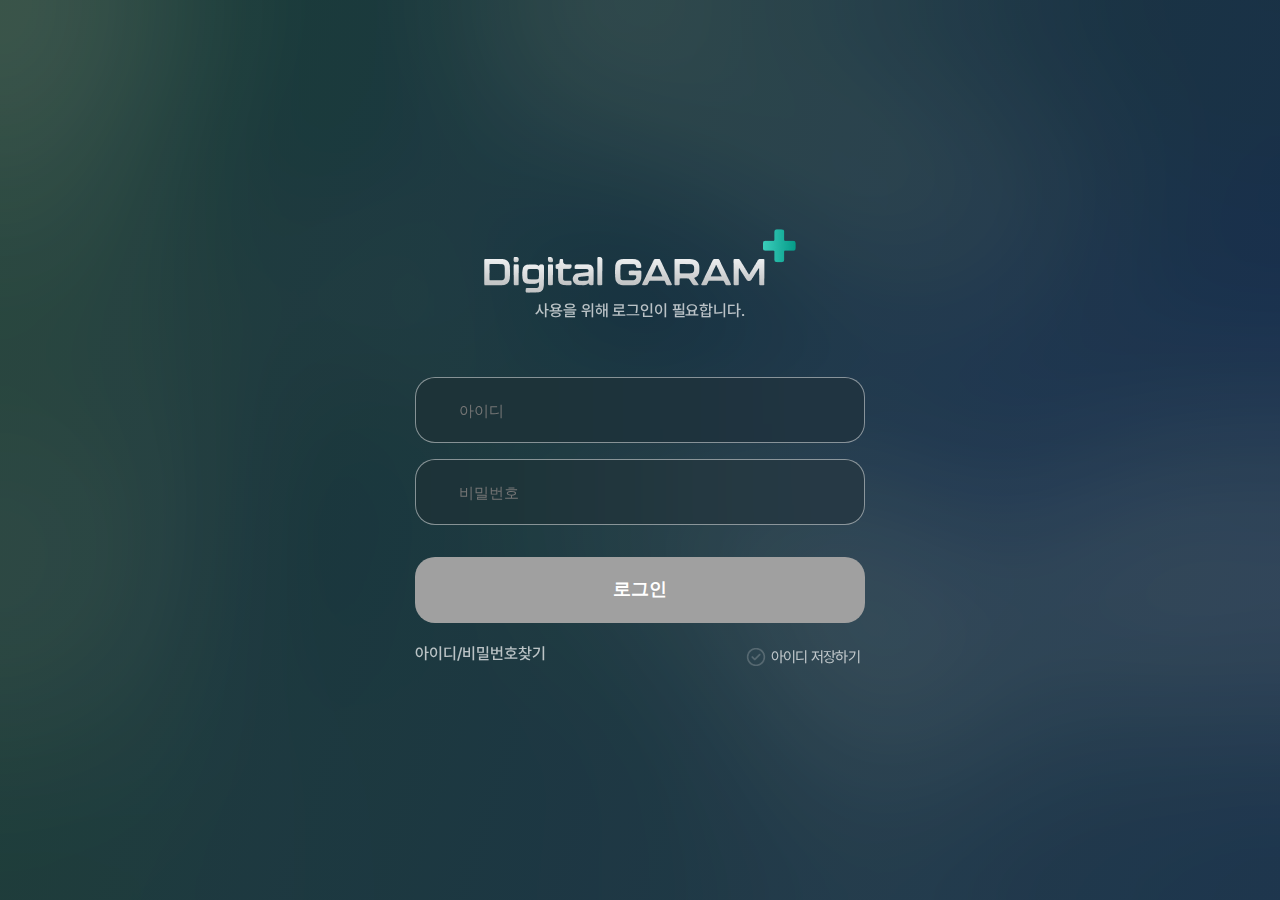
<file: index.html>
<html lang="ko">
 <head>
	<meta charset="UTF-8">
	<meta name="viewport" content="width=device-width,initial-scale=1.0,minimum-scale=1.0,maximum-scale=1.0,user-scalable=yes,target-densitydpi=medium-dpi">
	<meta property="og:site_name" content=""/>
	<meta property="og:title" content="Digital GARAM"/>
	<meta property="og:description" content=""/>
	<meta property="og:image" content="./img/sum.png" />
	<!-- <meta http-equiv="refresh" content="10; url=http://melt-design.co.kr/DigitalGARAM/main.html"> -->
	<title>Digital GARAM</title>
	<link rel="stylesheet" href="./css/font.css">
	<link rel="stylesheet" href="./css/common.css">
	<link rel="stylesheet" href="./css/style.css">

 </head>
 <body>
	<div id="login_wrap">
		<div class="login_bg">
			<form>
				<fieldset id="login_fs">
					<h1><a href="./main.html"><img src="./img/common/logo.png" alt="로그인"></a><p>사용을 위해 로그인이 필요합니다.</p></h1>
					<legend>회원로그인</legend>
					<label for="login_id" class="login_id hidden">회원아이디  필수</label>
					<input type="text" name="mb_id" id="login_id" required="" class="frm_input required" placeholder="아이디" >
					<label for="login_pw" class="login_pw hidden">비밀번호 필수</label>
					<input type="password" name="mb_password" id="login_pw" required="" class="frm_input required" placeholder="비밀번호" >
					<input type="submit" value="로그인" class="btn_submit" >
					<div class="flexBox area02 ver_noList id_ck ">
						<a href="#">아이디/비밀번호찾기</a>
						<span class="ckb">
							<input type="checkbox" id="keep" name="nvlong" class="input_keep" value="off">
							<label for="keep" class="keep_text">아이디 저장하기</label>
						</span>
					</div>
				</fieldset>
			</form>
		</div>
	</div>
 </body>
</html>
</file>
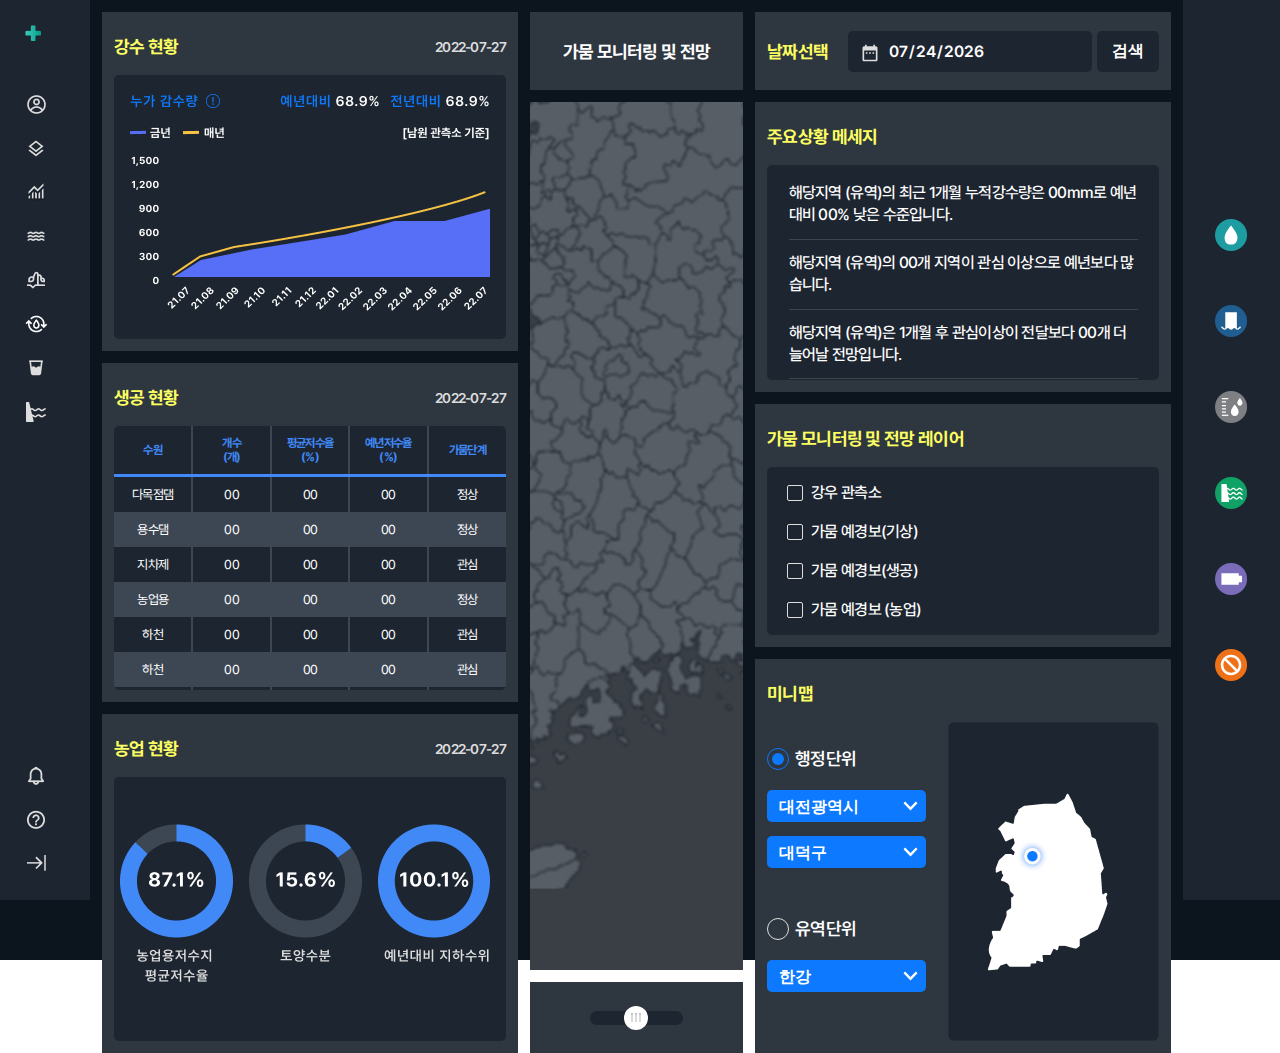
<file: drought.html>
<html lang="ko">
 <head>
	<meta charset="UTF-8">
	<meta name="viewport" content="width=device-width,initial-scale=1.0,minimum-scale=1.0,maximum-scale=1.0,user-scalable=yes,target-densitydpi=medium-dpi">
	<meta property="og:site_name" content=""/>
	<meta property="og:title" content="Digital GARAM"/>
	<meta property="og:description" content=""/>
	<meta property="og:image" content="./img/sum.png" />
	<title>Digital GARAM</title>
	<link rel="stylesheet" href="./css/font.css">
	<link rel="stylesheet" href="./css/common.css">
	<link rel="stylesheet" href="./css/style.css">
	<link rel="stylesheet" href="./css/circle-menu.css">
	<script src="./js/jquery-3.6.0.min.js"></script>
	<script src="./js/main.js"></script>
 </head>
 <body>
	<div id="main_map_wrap" class="">
		<div class="map_info_area">
			<h1><a href="./main.html" class="logo">Digital GARAM</a></h1>
			<div class="left_icons top_ver">
				<div class="ico_link">
					<a href="#"><i class="ico-login"></i><span>로그인</span></a>
				</div>
				<div class="ico_link">
					<a href="#"><i class="ico-layer"></i><span>레이어</span></a>
				</div>
				<div class="ico_link">
					<a href="#"  class="link-b"><i class="ico-monitor"></i><span>모니터링</span></a>
					<div class="open_area">
						<h3><i class="ico-monitor-b"></i>모니터링<span class="close">닫기</span></h3>
						<ul class="snb_list">
							<li>
								<a href="#">다목적댐 수문정보</a>
							</li>
							<li>
								<a href="#">용수정용댐 수문정보</a>
							</li>
							<li>
								<a href="#">보수문정보</a>
							</li>
							<li class="snb">
								<a href="#">댐 - 하천 모식도</a>
								<ul>
									<li><a href="#">한강</a></li>
									<li><a href="#">금강</a></li>
									<li><a href="#">영산강</a></li>
									<li><a href="#">섬진강</a></li>
									<li><a href="#">낙동강</a></li>
								</ul>
							</li>
							<li class="snb">
								<a href="#">과거 수문자료조회</a>
								<ul>
									<li>
										<div class="date_box">
											<p>조회일시</p>
											<input type="text" placeholder="YYYY-MM-DD HH:MI">
											<button class="s_sch">검색하기</button>
											<div class="formbox">
												<form></form>
											</div>
										</div>
									</li>
								</ul>
							</li>
						</ul>
					</div>
				</div>
				<div class="ico_link">
					<a href="#"  class="link-b"><i class="ico-flood"></i><span>홍수</span></a>
					<div class="open_area">
						<h3><i class="ico-flood-b"></i>홍수<span class="close">닫기</span></h3>
						<ul class="snb_list">
							<li>
								<a href="#">댐수문</a>
								<a href="#">하천수리</a>
								<a href="#">강우유출</a>
								<a href="#">염분분석</a>
							</li>
						</ul>
					</div>
				</div>
				<div class="ico_link">
					<a href="#"  class="link-b"><i class="ico-dry"></i><span>가뭄</span></a>
					<div class="open_area">
						<h3><i class="ico-dry-b"></i>가뭄<span class="close">닫기</span></h3>
						<ul class="snb_list">
							<li>
								<a href="./drought.html">가뭄모니터링 및 전망</a>
								<a href="#">수원별 가뭄 모니터링</a>
								<a href="#">가뭄대응</a>
								<a href="#">시뮬레이션</a>
							</li>
						</ul>

					</div>
				</div>
				<div class="ico_link">
					<a href="#"  class="link-b"><i class="ico-cycle"></i><span>물순환</span></a>
					<div class="open_area">
						<h3><i class="ico-cycle-b"></i>물순환<span class="close">닫기</span></h3>
						<ul class="snb_list">
                               <li>
                                   <a href="./water_01.html">물이용</a>
                                   <a href="./water_02.html">물순환</a>
                                   <a href="./water_03.html">물수지</a>
                                   <a href="#">물건전성</a>
                               </li>
                           </ul>
					</div>
				</div>
				<div class="ico_link">
					<a href="#"><i class="ico-cup"></i><span>수질</span></a>
				</div>
				<div class="ico_link">
					<a href="#"><i class="ico-dam"></i><span>댐안전</span></a>
				</div>
			</div>

			<div class="left_icons bottom_ver">
				<div class="ico_link">
					<a href="#"><i class="ico-updt"></i><span>업데이트</span></a>
				</div>
				<div class="ico_link">
					<a href="#"><i class="ico-help"></i><span>도움말</span></a>
				</div>
				<div class="ico_link all_close_btn">
					<a href="#"><i class="ico-close"></i><span>닫기</span></a>
				</div>
			</div>
			<!-- /left_icons_btm -->
		</div>

		<section class="section drought">
			<div class="container">
				<div class="leftWrap">
					<div class="top">
						<div class="titWrap">
							<h5 class="tit">강수 현황</h5>
							<span class="date">2022-07-27</span>
						</div>
						<div class="itemWrap">
							<img src="./img/drought/dummy_01.png" alt="">
						</div>
					</div>
					<div class="middle">
						<div class="titWrap">
							<h5 class="tit">생공 현황</h5>
							<span class="date">2022-07-27</span>
						</div>
						<div class="itemWrap">
							<table class="table">
								<thead>
									<tr>
										<th>
											수원
										</th>
										<th>
											개수<br>
											(개)
										</th>
										<th>
											평균저수율<br>
											(%)
										</th>
										<th>
											예년저수율<br>
											(%)
										</th>
										<th>
											가뭄단계
										</th>
									</tr>
								</thead>
								<tbody>
									<tr>
										<td>다목점댐</td>
										<td>00</td>
										<td>00</td>
										<td>00</td>
										<td>정상</td>
									</tr>
									<tr>
										<td>용수댐</td>
										<td>00</td>
										<td>00</td>
										<td>00</td>
										<td>정상</td>
									</tr>
									<tr>
										<td>지차제</td>
										<td>00</td>
										<td>00</td>
										<td>00</td>
										<td>관심</td>
									</tr>
									<tr>
										<td>농업용</td>
										<td>00</td>
										<td>00</td>
										<td>00</td>
										<td>정상</td>
									</tr>
									<tr>
										<td>하천</td>
										<td>00</td>
										<td>00</td>
										<td>00</td>
										<td>관심</td>
									</tr>
									<tr>
										<td>하천</td>
										<td>00</td>
										<td>00</td>
										<td>00</td>
										<td>관심</td>
									</tr>
									<tr>
										<td>하천</td>
										<td>00</td>
										<td>00</td>
										<td>00</td>
										<td>관심</td>
									</tr>
									<tr>
										<td>하천</td>
										<td>00</td>
										<td>00</td>
										<td>00</td>
										<td>관심</td>
									</tr>
									<tr>
										<td>하천</td>
										<td>00</td>
										<td>00</td>
										<td>00</td>
										<td>관심</td>
									</tr>
									<tr>
										<td>하천</td>
										<td>00</td>
										<td>00</td>
										<td>00</td>
										<td>관심</td>
									</tr>
									<tr>
										<td>하천</td>
										<td>00</td>
										<td>00</td>
										<td>00</td>
										<td>관심</td>
									</tr>
								</tbody>
							</table>
						</div>
					</div>
					<div class="bottom">
						<div class="titWrap">
							<h5 class="tit">농업 현황</h5>
							<span class="date">2022-07-27</span>
						</div>
						<div class="itemWrap">
							<img src="./img/drought/dummy_02.png" alt="">
						</div>
					</div>
				</div>
				<div class="centerWrap">
					<div class="top">
						가뭄 모니터링 및 전망
					</div>
					<div class="middle">
						<img style="width:100%; height: 100%; object-fit: cover;" src="./img/drought/dummy_03.jpg" alt="">
					</div>
					<div class="bottom">
						<div class="slidecontainer">
							<input type="range" min="1" max="100" value="50" class="slider">
						</div>
					</div>
				</div>
				<div class="rightWrap">
					<div class="calendarWrap">
						<h5>날짜선택</h5>
						<div class="calendar">
							<label for="calendar">
								<i></i>
								<input id="calendar" type="date" name="calendar">
							</label>
							<!-- 달력 오늘 날짜 셋팅 -->
							<script>
								Date.prototype.toDateInputValue = (function() {
									var local = new Date(this);
									local.setMinutes(this.getMinutes() - this.getTimezoneOffset());
									return local.toJSON().slice(0,10);
								});
								const inputDate = document.getElementById('calendar');
								inputDate.value = new Date().toDateInputValue();
							</script>
						</div>
						<button>검색</button>
					</div>
					<div class="mesgWrap">
						<div class="titWrap">
							<h5>주요상황 메세지</h5>
						</div>
						<div class="itemWrap">
							<ul>
								<li>해당지역 (유역)의 최근 1개월 누적강수량은 00mm로 예년대비 00% 낮은 수준입니다.</li>
								<li>해당지역 (유역)의 00개 지역이 관심 이상으로 예년보다 많습니다.</li>
								<li>해당지역 (유역)은 1개월 후 관심이상이 전달보다 00개 더 늘어날 전망입니다.</li>
								<li>해당지역 (유역)의 최근 1개월 누적강수량은 00mm로 예년대비 00% 낮은 수준입니다.</li>
								<li>해당지역 (유역)의 00개 지역이 관심 이상으로 예년보다 많습니다.</li>
								<li>해당지역 (유역)은 1개월 후 관심이상이 전달보다 00개 더 늘어날 전망입니다.</li>
								<li>해당지역 (유역)의 최근 1개월 누적강수량은 00mm로 예년대비 00% 낮은 수준입니다.</li>
								<li>해당지역 (유역)의 00개 지역이 관심 이상으로 예년보다 많습니다.</li>
								<li>해당지역 (유역)은 1개월 후 관심이상이 전달보다 00개 더 늘어날 전망입니다.</li>
								<li>해당지역 (유역)의 최근 1개월 누적강수량은 00mm로 예년대비 00% 낮은 수준입니다.</li>
								<li>해당지역 (유역)의 00개 지역이 관심 이상으로 예년보다 많습니다.</li>
								<li>해당지역 (유역)은 1개월 후 관심이상이 전달보다 00개 더 늘어날 전망입니다.</li>
							</ul>
						</div>
					</div>
					<div class="layerWrap">
						<div class="titWrap">
							<h5>가뭄 모니터링 및 전망 레이어</h5>
						</div>
						<div class="itemWrap">
							<label>
								<input type="checkbox">
								<span></span>
								강우 관측소
							</label>
							<label>
								<input type="checkbox">
								<span></span>
								가뭄 예경보(기상)
							</label>
							<label>
								<input type="checkbox">
								<span></span>
								가뭄 예경보(생공)
							</label>
							<label>
								<input type="checkbox">
								<span></span>
								가뭄 예경보 (농업)
							</label>
						</div>
					</div>
					<div class="miniMapWrap">
						<div class="titWrap">
							<h5>미니맵</h5>
						</div>
						<div class="itemWrap">
							<div class="inputWrap">
								<div>
									<label>
										<input type="radio" name="miniMap" value="행정단위" checked>
										<span></span>
										행정단위
									</label>
									<select name="" id="">
										<option value="대전광역시">대전광역시</option>
										<option value="대전광역시">대전광역시</option>
										<option value="대전광역시">대전광역시</option>
										<option value="대전광역시">대전광역시</option>
										<option value="대전광역시">대전광역시</option>
									</select>
									<select name="" id="">
										<option value="대덕구">대덕구</option>
										<option value="대덕구">대덕구</option>
										<option value="대덕구">대덕구</option>
										<option value="대덕구">대덕구</option>
									</select>
								</div>

								<div>
									<label>
										<input type="radio" name="miniMap" value="유역단위">
										<span></span>
										유역단위
									</label>
									<select name="" id="">
										<option value="한강">한강</option>
										<option value="한강">한강</option>
										<option value="한강">한강</option>
										<option value="한강">한강</option>
									</select>
								</div>
							</div>
							<div class="miniMap">
								<img src="./img/drought/dummy_04.png" alt="">
							</div>
						</div>
					</div>
				</div>
				<div class="sideWrap">
					<a href=""><img src="./img/drought/Group.svg" alt=""></a>
					<a href=""><img src="./img/drought/Group-2.svg" alt=""></a>
					<a href=""><img src="./img/drought/Group-1.svg" alt=""></a>
					<a href=""><img src="./img/drought/Group-3.svg" alt=""></a>
					<a href=""><img src="./img/drought/Group-4.svg" alt=""></a>
					<a href=""><img src="./img/drought/Group-5.svg" alt=""></a>
				</div>
			</div>
		</section>
	</div>
 	<script src="./js/circleMenu.min.js"></script>
	<script>
	  var el = '.js-menu';
	  var myMenu = cssCircleMenu(el);
	</script>

 </body>
</html>
</file>
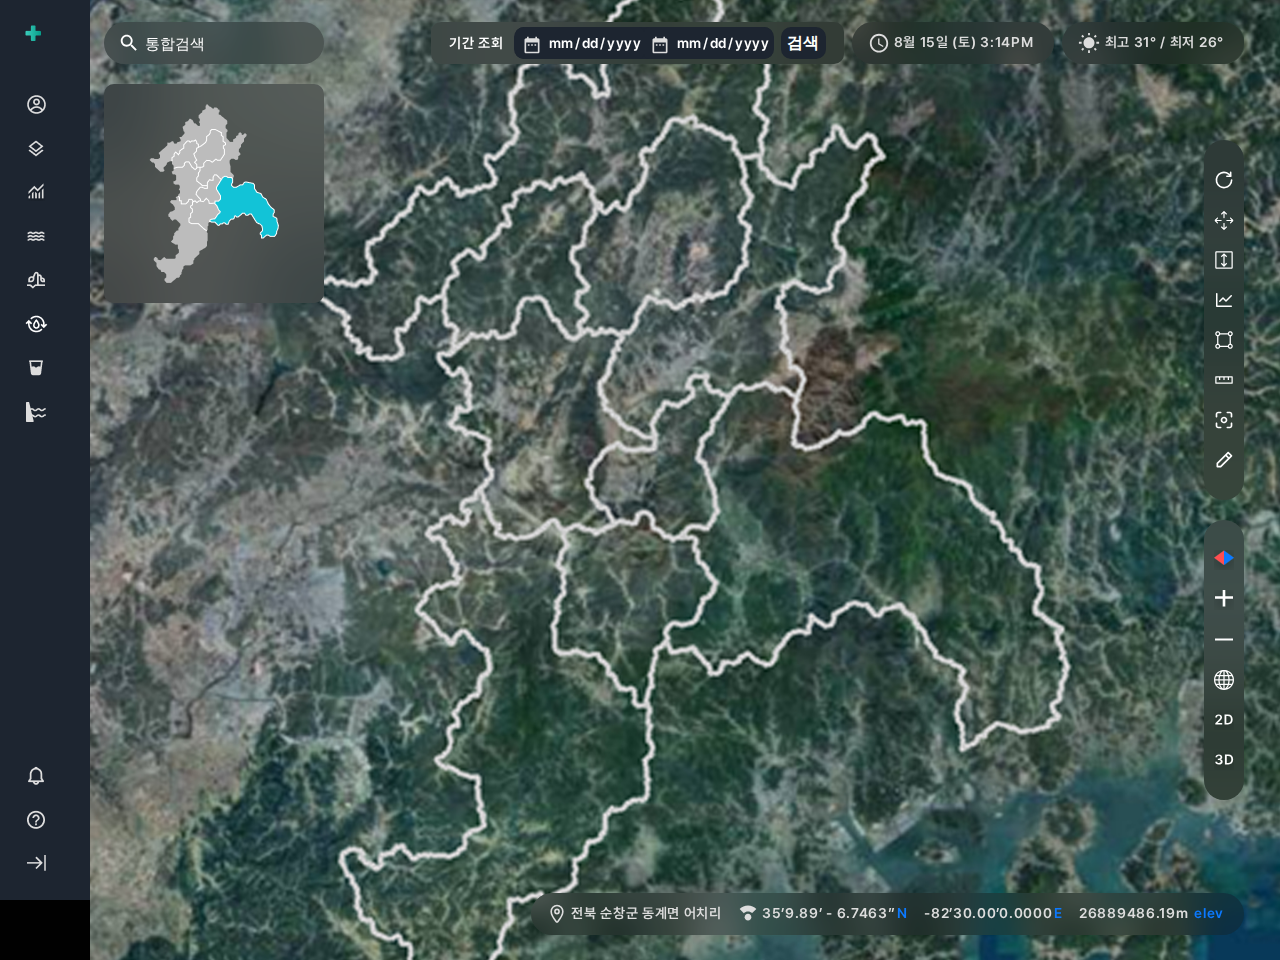
<file: water_02_1.html>
<html lang="ko">
    <head>
       <meta charset="UTF-8">
       <meta name="viewport" content="width=device-width,initial-scale=1.0,minimum-scale=1.0,maximum-scale=1.0,user-scalable=yes,target-densitydpi=medium-dpi">
       <meta property="og:site_name" content=""/>
       <meta property="og:title" content="Digital GARAM"/>
       <meta property="og:description" content=""/>
       <meta property="og:image" content="./img/sum.png" />
       <title>Digital GARAM</title>
       <link rel="stylesheet" href="./css/font.css">
       <link rel="stylesheet" href="./css/common.css">
       <link rel="stylesheet" href="./css/style.css">
       <link rel="stylesheet" href="./css/circle-menu.css">
       <link rel="stylesheet" href="./css/water.css">
       <script src="./js/jquery-3.6.0.min.js"></script>
       <script src="./js/main.js"></script>
    </head>
    <body>
       <div id="main_map_wrap" class="">
           <div class="map_info_area">
               <h1><a href="./main.html" class="logo">Digital GARAM</a></h1>
               <div class="left_icons top_ver">
                   <div class="ico_link">
                       <a href="#"><i class="ico-login"></i><span>로그인</span></a>
                   </div>
                   <div class="ico_link">
                       <a href="#"><i class="ico-layer"></i><span>레이어</span></a>
                   </div>
                   <div class="ico_link">
                       <a href="#"  class="link-b"><i class="ico-monitor"></i><span>모니터링</span></a>
                       <div class="open_area">
                           <h3><i class="ico-monitor-b"></i>모니터링<span class="close">닫기</span></h3>
                           <ul class="snb_list">
                               <li>
                                   <a href="#">다목적댐 수문정보</a>
                               </li>
                               <li>
                                   <a href="#">용수정용댐 수문정보</a>
                               </li>
                               <li>
                                   <a href="#">보수문정보</a>
                               </li>
                               <li class="snb">
                                   <a href="#">댐 - 하천 모식도</a>
                                   <ul>
                                       <li><a href="#">한강</a></li>
                                       <li><a href="#">금강</a></li>
                                       <li><a href="#">영산강</a></li>
                                       <li><a href="#">섬진강</a></li>
                                       <li><a href="#">낙동강</a></li>
                                   </ul>
                               </li>
                               <li class="snb">
                                   <a href="#">과거 수문자료조회</a>
                                   <ul>
                                       <li>
                                           <div class="date_box">
                                               <p>조회일시</p>
                                               <input type="text" placeholder="YYYY-MM-DD HH:MI">
                                               <button class="s_sch">검색하기</button>
                                               <div class="formbox">
                                                   <form></form>
                                               </div>
                                           </div>
                                       </li>
                                   </ul>
                               </li>
                           </ul>
                       </div>
                   </div>
                   <div class="ico_link">
                       <a href="#"  class="link-b"><i class="ico-flood"></i><span>홍수</span></a>
                       <div class="open_area">
                           <h3><i class="ico-flood-b"></i>홍수<span class="close">닫기</span></h3>
                           <ul class="snb_list">
                               <li>
                                   <a href="#">댐수문</a>
                                   <a href="#">하천수리</a>
                                   <a href="#">강우유출</a>
                                   <a href="#">염분분석</a>
                               </li>
                           </ul>
                       </div>
                   </div>
                   <div class="ico_link">
                       <a href="#"  class="link-b"><i class="ico-dry"></i><span>가뭄</span></a>
                       <div class="open_area">
                           <h3><i class="ico-dry-b"></i>가뭄<span class="close">닫기</span></h3>
                           <ul class="snb_list">
                               <li>
                                   <a href="./drought.html">가뭄모니터링 및 전망</a>
                                   <a href="#">수원별 가뭄 모니터링</a>
                                   <a href="#">가뭄대응</a>
                                   <a href="#">시뮬레이션</a>
                               </li>
                           </ul>
   
                       </div>
                   </div>
                   <div class="ico_link">
                       <a href="#"  class="link-b"><i class="ico-cycle"></i><span>물순환</span></a>
                       <div class="open_area">
                           <h3><i class="ico-cycle-b"></i>물순환<span class="close">닫기</span></h3>
                           <ul class="snb_list">
                               <li>
                                   <a href="./water_01.html">물이용</a>
                                   <a href="./water_02.html">물순환</a>
                                   <a href="./water_03.html">물수지</a>
                                   <a href="#">물건전성</a>
                               </li>
                           </ul>
                       </div>
                   </div>
                   <div class="ico_link">
                       <a href="#"><i class="ico-cup"></i><span>수질</span></a>
                   </div>
                   <div class="ico_link">
                       <a href="#"><i class="ico-dam"></i><span>댐안전</span></a>
                   </div>
               </div>
   
               <div class="left_icons bottom_ver">
                   <div class="ico_link">
                       <a href="#"><i class="ico-updt"></i><span>업데이트</span></a>
                   </div>
                   <div class="ico_link">
                       <a href="#"><i class="ico-help"></i><span>도움말</span></a>
                   </div>
                   <div class="ico_link all_close_btn">
                       <a href="#"><i class="ico-close"></i><span>닫기</span></a>
                   </div>
               </div>
               <!-- /left_icons_btm -->
           </div>
   
           <section class="section water">
                <div class="map_api_area">

                    <!-- detailView 리뷰 임시 버튼 -->
                    <div>
                        <!-- <button id="detailViewToggle" style="position:absolute; top:0; left:50%; transform:translateX(-50%); background: rgba(255,255,255,0.3); color:white; border:0; z-index: 999;">test - detailViewToggle</button> -->
                    </div>
                    <!-- detailView 리뷰 임시 버튼 -->

                    <div class="map_top">
                        <div class="i-s-box flexBox ">
                            <form>
                                <input type="text" placeholder="통합검색" class="ico-sch">
                            </form>
                            <div class="tab-box panelCont detailViewItem">
                                <ul>
                                    <li>
                                        <a id="cycleTrigger01" onclick="cycleTrigger1()">자연계 </a>
                                        <a id="cycleTrigger02" onclick="cycleTrigger2()">인공계</a>
                                    </li>
                                </ul>
                            </div>
                        </div>

                        <div class="miniMap on" id="miniMap">
                            <img id="miniMap02" class="on" src="./img/water/minimap/dummy04.png" alt="" onclick="document.querySelector('.water').classList.toggle('detailView');">
                        </div>

                        <div class="tab-box ver_r">
                            <ul>
                                <li class="searchWrap">
                                    <div class="calendarWrap">
                                        <h5>기간 조회</h5>
                                        <div class="fromToWrap">
                                            <div class="calendar">
                                                <label for="calendar">
                                                    <i></i>
                                                    <input id="calendar" type="date" name="calendar" placeholder="시작 일시">
                                                </label>
                                            </div>
                                            <div class="calendar">
                                                <label for="calendar">
                                                    <i></i>
                                                    <input id="calendar" type="date" name="calendar" placeholder="마지막 일시">
                                                </label>
                                            </div>
                                        </div>
                                        <button>검색</button>
                                    </div>
                                </li>
                                <li class="in_box">
                                    <span class="ico-time">8월 15일 (토) 3:14PM</span>
                                </li>
                                <li class="in_box">
                                    <span class="ico-sunny">최고 31°	/ 최저 26°</span>
                                </li>
                            </ul>
                        </div>

                        <div class="panel04 detailViewItem" id="panel04">
                            <h5>AA취수장 (연간 : 10,000천m3)</h5>
                            <a href="#" class="panel_close">
                                <img src="./img/water/panel_close.svg" alt="" onclick="panel04Close()">
                            </a>
                            <script>
                                function panel04Close() {
                                    document.getElementById('panel04').classList.remove('on')
                                }
                            </script>
                            <div class="graph">
                                <img src="./img/water/dummy_graph_panel_04.png" alt="">
                            </div> 
                        </div>
                    </div>
                    <!-- /map_top -->

                    <div class="map_right">
                        <div class="icon-box">
                            <a href="#" title="리셋" class="ico-reset"><i>리셋</i></a>
                            <a href="#" title="이동" class="ico-move"><i>이동</i></a>
                            <a href="#" title="" class="ico-move2"><i>이동</i></a>
                            <a href="#" title="" class="ico-grp"><i>그래프</i></a>
                            <a href="#" title="" class="ico-area"><i>면적</i></a>
                            <a href="#" title="" class="ico-distance"><i>거리</i></a>
                            <a href="#" title="" class="ico-point"><i>포인트</i></a>
                            <a href="#" title="" class="ico-memo"><i>메모</i></a>
                        </div>
                        <div class="icon-box">
                            <a href="#" title="" class="ico-compass"><i>나침판</i></a>
                            <a href="#" title="" class="ico-zooin"><i>확대</i></a>
                            <a href="#" title="" class="ico-zoout"><i>축소</i></a>
                            <a href="#" title="" class="ico-earth"><i>항공뷰</i></a>
                            <a href="#" title="" class="ico-2D"><i>2D</i></a>
                            <a href="#" title="" class="ico-3D"><i>3D</i></a>
                        </div>
                    </div>
                    <!-- /map_right -->

                    <div class="panel05 detailViewItem">
                        <div class="panelItem">
                            <div class="titWrap">
                                <h5>자연계 물순환</h5>
                                <select name="" id="">
                                    <option value="mm">mm</option>
                                    <option value="mm">mm</option>
                                    <option value="mm">mm</option>
                                </select>
                                <button>다운로드</button>
                            </div>
                            <div class="table">
                                <div class="left">
                                    <div class="tit">구분</div>
                                    <div>강수(수자원 총량)</div>
                                    <div>증발산(손실량)</div>
                                    <div>총 유출(가용 수자원량)</div>
                                    <div>➀ 지표면 유출</div>
                                    <div>➁ 중간 유출</div>
                                    <div>➂ 지하수 유출</div>
                                    <div>유출율(%)</div>
                                </div>
                                <div class="divider">
                                    <div></div>
                                </div>
                                <div class="right">
                                    <div class="tit">수량</div>
                                    <div><span>1,587.07</span></div>
                                    <div><span>587.07</span></div>
                                    <div><span>844.09</span></div>
                                    <div><span>408.54</span></div>
                                    <div><span>220.86</span></div>
                                    <div><span>214.72</span></div>
                                    <div><span>53.19</span></div>
                                </div>
                            </div>
                        </div>

                        <div class="panelItem">
                            <div class="titWrap">
                                <h5>인공계 물순환</h5>
                                <button>다운로드</button>
                            </div>
                            <div class="table">
                                <div class="left">
                                    <div class="tit">구분</div>
                                    <div>생공용수 (하천취수)</div>
                                    <div>생공용수 (댐용수)</div>
                                    <div>생공용수 (소규모수도시설)</div>
                                    <div>생공용수 (지하수)</div>
                                    <div>농업용수 (하천취수)</div>
                                    <div>농업용수 (지하수)</div>
                                    <div>농업용수 (저수지)</div>
                                    <div>유역 외 도수 (유출)</div>
                                    <div>유역 외 도수 (유입)</div>
                                    <div>재이용</div>
                                    <div>회귀용수 (생공용수)</div>
                                    <div>회귀용수 (농업용수)</div>
                                </div>
                                <div class="divider">
                                    <div></div>
                                </div>
                                <div class="right">
                                    <div class="tit">수량</div>
                                    <div><span>15.41</span></div>
                                    <div><span>15.41</span></div>
                                    <div><span>9.65</span></div>
                                    <div><span>21.26</span></div>
                                    <div><span>0.00</span></div>
                                    <div><span>29.29</span></div>
                                    <div><span>116.29</span></div>
                                    <div><span>0.00</span></div>
                                    <div><span>0.00</span></div>
                                    <div><span>7.15</span></div>
                                    <div><span>19.38</span></div>
                                    <div><span>50.95</span></div>
                                </div>
                            </div>
                        </div>
                    </div>

                    <div class="map_bottom">
                        <div class="flexBox area02 ver_noList">

                            <!-- detailView 좌하단 패널 -->
                            <div class="damListIcon detailViewItem">
                                <ul>
                                    <li class="dam01 ac"><img src="./img/water/damList/ico-dam01.png" alt=""><span>다목적댐</span></li>
                                    <li class="dam02"><img src="./img/water/damList/ico-dam02.png" alt=""><span>발전댐</span></li>
                                    <li class="dam03"><img src="./img/water/damList/ico-dam03.png" alt=""><span>농업용댐</span></li>
                                    <li class="dam04"><img src="./img/water/damList/ico-dam04.png" alt=""><span>용수댐</span></li>
                                    <li class="dam05"><img src="./img/water/damList/ico-dam05.png" alt=""><span>하수처리장</span></li>
                                    <li class="dam05"><img src="./img/water/damList/ico-dam06.png" alt=""><span>취수장</span></li>
                                </ul>
                            </div>

                            <div class="tab-box bottom_r">
                                <ul>
                                    <li class="in_box">
                                        <span class="ico-map">전북 순창군 동계면 어치리</span>
                                        <span class="ico-loc">35’9.89’ - 6.7463”<b class="blue">N</b></span>
                                        <span>-82’30.00’0.0000<b class="blue">E</b></span>
                                        <span>26889486.19m <b class="blue">elev</b></span>
                                    </li>
                                </ul>
                            </div>
                        </div>
                    </div>
                    <!-- /map_bottom -->
                    <div class="map_api" id="map_api">
                        <div class="detailBg detailViewItem">
                            <img src="./img/water/water_bg_dummy04.jpg" alt="" id="bgMap" style="cursor: pointer;">
                        </div>

                        


                        <div class="">
                            <img src="./img/water/water_bg_dummy02_1.jpg" alt="">
                        </div>

                        <div class="cycleWrap detailViewItem cyclewrap1">
                            <div class="outterBox on" id="outterBox">
                                <div class="tit">
                                    자연계 물순환
                                </div>
                                <div class="graph01"><img src="./img/water/circle/graph01.png" alt=""></div>
                                <div class="graph02"><img src="./img/water/circle/graph02.png" alt=""></div>
                                <div class="graph03"><img src="./img/water/circle/graph03.png" alt=""></div>
                                <div class="graph04"><img src="./img/water/circle/graph04.png" alt=""></div>
                                <div class="graph05"><img src="./img/water/circle/graph05.png" alt=""></div>
                                <span class="arrow left"></span>
                                <span class="arrow right"></span>
                                <span class="arrow bottom"></span>
                            </div>
                        </div>

                        <div class="cycleWrap detailViewItem cyclewrap2">
                            <div class="innerBox on" id-="innerBox">
                                <div class="tit">
                                    인공계 물순환
                                </div>
                                <div class="graph06"><img src="./img/water/circle/graph06.png" alt=""></div>
                                <div class="graph07"><img src="./img/water/circle/graph07.png" alt=""></div>
                                <div class="graph08"><img src="./img/water/circle/graph08.png" alt=""></div>
                                <div class="graph09"><img src="./img/water/circle/graph09.png" alt=""></div>
                                <span class="arrow right"></span>
                                <span class="arrow bottom"></span>
                            </div>
                        </div>

                    </div>
                </div>
           </section>
       </div>
        <script src="./js/circleMenu.min.js"></script>
       <script>
         var el = '.js-menu';
        //  var myMenu = cssCircleMenu(el);
       </script>

        <script>
            const trigger1 = document.getElementById('cycleTrigger01');
            const trigger2 = document.getElementById('cycleTrigger02');
            const outterBox = document.getElementById('outterBox');
            const innterbox = document.getElementById('innerBox');
            const panel = document.querySelectorAll('.panelItem')

            document.getElementById('bgMap').addEventListener('click', () => {
                const trigger1 = document.getElementById('cycleTrigger01');
                const trigger2 = document.getElementById('cycleTrigger02');
                document.getElementById('panel04').classList.toggle('on')
                
                trigger1.classList.remove('on');
                trigger2.classList.remove('on');

                panel[0].classList.remove('on')
                panel[1].classList.remove('on')
            })

            function cycleTrigger1() {
                const wrapper1 = document.querySelector('.cycleWrap1');
                wrapper1.classList.toggle('on');

                // 버튼 토글
                const trigger1 = document.getElementById('cycleTrigger01');
                trigger1.classList.toggle('on');

                // panel 토글
                const panel = document.querySelectorAll('.panelItem');
                panel[0].classList.toggle('on')
            }

            function cycleTrigger2() {
                const wrapper2 = document.querySelector('.cycleWrap2');
                wrapper2.classList.toggle('on');

                // 버튼 토글
                const trigger2 = document.getElementById('cycleTrigger02');
                trigger2.classList.toggle('on');

                // panel 토글
                const panel = document.querySelectorAll('.panelItem');
                panel[1].classList.toggle('on')
            }
        </script>
   
    </body>
   </html>
</file>
<file: css/font.css>
@charset "utf-8";
@font-face {
	font-family: 'Pretendard';
	font-weight: 900;
	font-display: swap;
	src: local('Pretendard Black'), url('../fonts/Pretendard-Black.woff2') format('woff2'), url('../fonts/woff/Pretendard-Black.woff') format('woff');
}

@font-face {
	font-family: 'Pretendard';
	font-weight: 800;
	font-display: swap;
	src: local('Pretendard ExtraBold'), url('../fonts/Pretendard-ExtraBold.woff2') format('woff2'), url('../fonts/woff/Pretendard-ExtraBold.woff') format('woff');
}

@font-face {
	font-family: 'Pretendard';
	font-weight: 700;
	font-display: swap;
	src: local('Pretendard Bold'), url('../fonts/Pretendard-Bold.woff2') format('woff2'), url('../fonts/woff/Pretendard-Bold.woff') format('woff');
}

@font-face {
	font-family: 'Pretendard';
	font-weight: 600;
	font-display: swap;
	src: local('Pretendard SemiBold'), url('../fonts/Pretendard-SemiBold.woff2') format('woff2'), url('../fonts/woff/Pretendard-SemiBold.woff') format('woff');
}

@font-face {
	font-family: 'Pretendard';
	font-weight: 500;
	font-display: swap;
	src: local('Pretendard Medium'), url('../fonts/Pretendard-Medium.woff2') format('woff2'), url('../fonts/woff/Pretendard-Medium.woff') format('woff');
}

@font-face {
	font-family: 'Pretendard';
	font-weight: 400;
	font-display: swap;
	src: local('Pretendard Regular'), url('../fonts/Pretendard-Regular.woff2') format('woff2'), url('../fonts/woff/Pretendard-Regular.woff') format('woff');
}

@font-face {
	font-family: 'Pretendard';
	font-weight: 300;
	font-display: swap;
	src: local('Pretendard Light'), url('../fonts/Pretendard-Light.woff2') format('woff2'), url('../fonts/woff/Pretendard-Light.woff') format('woff');
}

@font-face {
	font-family: 'Pretendard';
	font-weight: 200;
	font-display: swap;
	src: local('Pretendard ExtraLight'), url('../fonts/Pretendard-ExtraLight.woff2') format('woff2'), url('../fonts/woff/Pretendard-ExtraLight.woff') format('woff');
}

@font-face {
	font-family: 'Pretendard';
	font-weight: 100;
	font-display: swap;
	src: local('Pretendard Thin'), url('../fonts/Pretendard-Thin.woff2') format('woff2'), url('../fonts/woff/Pretendard-Thin.woff') format('woff');
}

/* noto-sans-kr-100 - korean */
@font-face {
  font-family: 'Noto Sans KR';
  font-style: normal;
  font-weight: 100;
  src: url('../fonts/noto-sans-kr-v11-korean-100.eot'); /* IE9 Compat Modes */
  src: local('Noto Sans KR Thin'), local('NotoSansKR-Thin'),
       url('../fonts/noto-sans-kr-v11-korean-100.eot?#iefix') format('embedded-opentype'), /* IE6-IE8 */
       url('../fonts/noto-sans-kr-v11-korean-100.woff2') format('woff2'), /* Super Modern Browsers */
       url('../fonts/noto-sans-kr-v11-korean-100.woff') format('woff'), /* Modern Browsers */
       url('../fonts/noto-sans-kr-v11-korean-100.ttf') format('truetype'), /* Safari, Android, iOS */
       url('../fonts/noto-sans-kr-v11-korean-100.svg#NotoSansKR') format('svg'); /* Legacy iOS */
}
/* noto-sans-kr-300 - korean */
@font-face {
  font-family: 'Noto Sans KR';
  font-style: normal;
  font-weight: 300;
  src: url('../fonts/noto-sans-kr-v11-korean-300.eot'); /* IE9 Compat Modes */
  src: local('Noto Sans KR Light'), local('NotoSansKR-Light'),
       url('../fonts/noto-sans-kr-v11-korean-300.eot?#iefix') format('embedded-opentype'), /* IE6-IE8 */
       url('../fonts/noto-sans-kr-v11-korean-300.woff2') format('woff2'), /* Super Modern Browsers */
       url('../fonts/noto-sans-kr-v11-korean-300.woff') format('woff'), /* Modern Browsers */
       url('../fonts/noto-sans-kr-v11-korean-300.ttf') format('truetype'), /* Safari, Android, iOS */
       url('../fonts/noto-sans-kr-v11-korean-300.svg#NotoSansKR') format('svg'); /* Legacy iOS */
}
/* noto-sans-kr-regular - korean */
@font-face {
  font-family: 'Noto Sans KR';
  font-style: normal;
  font-weight: 400;
  src: url('../fonts/noto-sans-kr-v11-korean-regular.eot'); /* IE9 Compat Modes */
  src: local('Noto Sans KR Regular'), local('NotoSansKR-Regular'),
       url('../fonts/noto-sans-kr-v11-korean-regular.eot?#iefix') format('embedded-opentype'), /* IE6-IE8 */
       url('../fonts/noto-sans-kr-v11-korean-regular.woff2') format('woff2'), /* Super Modern Browsers */
       url('../fonts/noto-sans-kr-v11-korean-regular.woff') format('woff'), /* Modern Browsers */
       url('../fonts/noto-sans-kr-v11-korean-regular.ttf') format('truetype'), /* Safari, Android, iOS */
       url('../fonts/noto-sans-kr-v11-korean-regular.svg#NotoSansKR') format('svg'); /* Legacy iOS */
}
/* noto-sans-kr-500 - korean */
@font-face {
  font-family: 'Noto Sans KR';
  font-style: normal;
  font-weight: 500;
  src: url('../fonts/noto-sans-kr-v11-korean-500.eot'); /* IE9 Compat Modes */
  src: local('Noto Sans KR Medium'), local('NotoSansKR-Medium'),
       url('../fonts/noto-sans-kr-v11-korean-500.eot?#iefix') format('embedded-opentype'), /* IE6-IE8 */
       url('../fonts/noto-sans-kr-v11-korean-500.woff2') format('woff2'), /* Super Modern Browsers */
       url('../fonts/noto-sans-kr-v11-korean-500.woff') format('woff'), /* Modern Browsers */
       url('../fonts/noto-sans-kr-v11-korean-500.ttf') format('truetype'), /* Safari, Android, iOS */
       url('../fonts/noto-sans-kr-v11-korean-500.svg#NotoSansKR') format('svg'); /* Legacy iOS */
}
/* noto-sans-kr-700 - korean */
@font-face {
  font-family: 'Noto Sans KR';
  font-style: normal;
  font-weight: 700;
  src: url('../fonts/noto-sans-kr-v11-korean-700.eot'); /* IE9 Compat Modes */
  src: local('Noto Sans KR Bold'), local('NotoSansKR-Bold'),
       url('../fonts/noto-sans-kr-v11-korean-700.eot?#iefix') format('embedded-opentype'), /* IE6-IE8 */
       url('../fonts/noto-sans-kr-v11-korean-700.woff2') format('woff2'), /* Super Modern Browsers */
       url('../fonts/noto-sans-kr-v11-korean-700.woff') format('woff'), /* Modern Browsers */
       url('../fonts/noto-sans-kr-v11-korean-700.ttf') format('truetype'), /* Safari, Android, iOS */
       url('../fonts/noto-sans-kr-v11-korean-700.svg#NotoSansKR') format('svg'); /* Legacy iOS */
}
/* noto-sans-kr-900 - korean */
@font-face {
  font-family: 'Noto Sans KR';
  font-style: normal;
  font-weight: 900;
  src: url('../fonts/noto-sans-kr-v11-korean-900.eot'); /* IE9 Compat Modes */
  src: local('Noto Sans KR Black'), local('NotoSansKR-Black'),
       url('../fonts/noto-sans-kr-v11-korean-900.eot?#iefix') format('embedded-opentype'), /* IE6-IE8 */
       url('../fonts/noto-sans-kr-v11-korean-900.woff2') format('woff2'), /* Super Modern Browsers */
       url('../fonts/noto-sans-kr-v11-korean-900.woff') format('woff'), /* Modern Browsers */
       url('../fonts/noto-sans-kr-v11-korean-900.ttf') format('truetype'), /* Safari, Android, iOS */
       url('../fonts/noto-sans-kr-v11-korean-900.svg#NotoSansKR') format('svg'); /* Legacy iOS */
}
</file>
<file: css/common.css>
@charset "UTF-8";
/* 초기화 */
html {
  overflow-y: scroll;
  overflow-x: hidden;
  font-family: "Pretendard", Noto Sans KR, sans-serif;
}

body {
  margin: 0;
  padding: 0;
  font-size: 15px;
  letter-spacing: -0.7px;
  font-family: "Pretendard", Noto Sans KR, sans-serif;
}

html, h1, h2, h3, h4, h5, h6, form, fieldset, img {
  margin: 0;
  padding: 0;
  border: 0;
}

h1, h2, h3, h4, h5, h6 {
  font-size: 1em;
  font-family: "Pretendard", Noto Sans KR, sans-serif;
}

article, aside, details, figcaption, figure, footer, header, hgroup, menu, nav, section {
  display: block;
}

ol, ul, li, dd, dl, dt {
  list-style: none;
  padding: 0;
  margin: 0;
}

.cf:after {
  display: block;
  content: "";
  clear: both;
}

.hide {
  display: none;
}

#hd ul, nav ul, #ft ul {
  margin: 0;
  padding: 0;
  list-style: none;
}

legend {
  position: absolute;
  margin: 0;
  padding: 0;
  font-size: 0;
  line-height: 0;
  text-indent: -9999em;
  overflow: hidden;
}

label, input, button, select, img {
  vertical-align: middle;
}

input, button {
  margin: 0;
  padding: 0;
  font-size: 1em;
}

button {
  cursor: pointer;
}

textarea, select {
  font-size: 1em;
}

select {
  margin: 0;
}

p {
  margin: 0;
  padding: 0;
}

hr {
  display: none;
}

pre {
  overflow-x: scroll;
  font-size: 1.1em;
}

a:link, a:visited {
  color: #565656;
  text-decoration: none;
}

a:hover, a:focus, a:active {
  color: #000;
  text-decoration: none;
  transition: all 0.3s;
}

/*테이블*/
.to_table {
  background: #ffffff;
  margin: 10px 0 10px 0;
}

.to_table caption {
  display: none;
}

.to_table thead tr th {
  font-weight: 500;
  border-top: 1px solid #ee7b3a;
  background: #ee7b3a;
  border-bottom: 1px solid #ee7b3a;
  text-align: center;
  padding: 12px;
  font-size: 20px;
  color: #ffffff;
}

.to_table.pink_ver thead tr th {
  border-top: 1px solid #e9559a;
  background: #e9559a;
  border-bottom: 1px solid #e9559a;
}

.to_table td {
  border: 1px solid #e0e0e0;
  padding: 12px 10px;
  color: #666;
  text-align: center;
  border-collapse: collapse;
  font-size: 16px;
}

.to_table tr.color td {
  background: #f5fafb;
}

.to_table td.end {
  color: #3270bd;
}

.to_table td.end2 {
  color: #25a99e;
}

.hidden {
  position: absolute;
  clip: rect(0 0 0 0);
  width: 1px;
  height: 1px;
  margin: -1px;
  overflow: hidden;
}

.tc {
  text-align: center !important;
}

.tl {
  text-align: left !important;
}

.tr {
  text-align: right !important;
}

.black {
  color: #222 !important;
}

.white {
  color: #FFF !important;
}

.org {
  color: #ee7b3a !important;
}

.pink {
  color: #e9559a !important;
}

.mint {
  color: #66c5d3 !important;
}

.font-pp {
  color: #6f00be !important;
}

.gray {
  color: #636363 !important;
}

.grayB {
  color: #222 !important;
}

.purple {
  color: #6f00be !important;
}

.bg_gray {
  background: #464248 !important;
}

.inner {
  width: 1420px;
  margin-left: auto;
  margin-right: auto;
}

.w1200 {
  width: 1200px;
  margin-left: auto;
  min-width: 768px;
  margin-right: auto;
}

.w900 {
  width: 900px;
  margin-left: auto;
  min-width: 768px;
  margin-right: auto;
}

.text_B {
  text-transform: uppercase;
}

.tbl {
  margin-top: 10px;
}

.tbl table {
  width: 100%;
  border-top: 1px solid #444;
  font-size: 1.1em;
  letter-spacing: 0;
  text-align: center;
  border-left: 1px solid #e3e3e3;
}

.tbl tr th {
  vertical-align: middle;
  padding: 10px 15px;
  border-bottom: 1px solid #e3e3e3;
  background: #f5f5f5;
  color: #222;
}

.tbl tr td {
  vertical-align: middle;
  padding: 8px 15px;
  border-bottom: 1px solid #e3e3e3;
  border-right: 1px solid #e3e3e3;
  color: #333;
}

.tbl thead th {
  background: #f5f5f5;
  text-align: center;
  border-right: 1px solid #e3e3e3;
}

.tbl tbody th {
  background: #F7F7F7;
  text-align: center;
  border-right: 1px solid #e3e3e3;
}

.tbl3 {
  border-top: 1px solid #444;
  font-size: 1.1em;
  letter-spacing: 0;
  text-align: center;
}

.tbl3 tr th {
  vertical-align: middle;
  padding: 5px 5px;
  border-bottom: 1px solid #e3e3e3;
  background: #f5f5f5;
}

.tbl3 tr td {
  vertical-align: middle;
  padding: 5px 5px;
  border-bottom: 1px solid #e3e3e3;
  border-right: 1px solid #e3e3e3;
  color: #666;
}

.tbl3 thead th {
  background: #f5f5f5;
  text-align: center;
  border-right: 1px solid #e3e3e3;
  padding: 7px 5px;
}

.tbl3 tbody th {
  background: #F7F7F7;
  text-align: center;
  border-right: 1px solid #e3e3e3;
}

.tbl3 tr.total td {
  border-right: 1px dotted #ddd;
  background: #efefef;
  font-weight: 500;
  color: #333;
  border-top: 1px solid #444;
}

.tbl3 tr td.rn {
  border-right: 0;
}

.mobVer {
  display: none !important;
}

/* cursor */
.cspointer {
  cursor: pointer;
}

/* button */
.btnBox .newBtn {
  margin: 0 5px;
}

.newBtn {
  all: unset;
  display: inline-block;
  min-width: 220px;
  line-height: 45px;
  text-align: center;
  font-size: 15px;
  border-radius: 5px;
  background: #6f00be;
  -webkit-transition: all 0.2s;
  -moz-transition: all 0.2s;
  -ms-transition: all 0.2s;
  -o-transition: all 0.2s;
  transition: all 0.2s;
  cursor: pointer;
  border: 0;
  color: #FFF !important;
}

.newBtn_non {
  all: unset;
  display: inline-block;
  line-height: 35px;
  text-align: center;
  font-size: 15px;
  border-radius: 5px;
  background: #333;
  color: #FFF;
  -webkit-transition: all 0.2s;
  -moz-transition: all 0.2s;
  -ms-transition: all 0.2s;
  -o-transition: all 0.2s;
  transition: all 0.2s;
  cursor: pointer;
  border: 0;
  padding: 0 20px;
}

.newBtn:hover {
  box-shadow: rgba(50, 50, 93, 0.25) 0px 13px 27px -5px, rgba(0, 0, 0, 0.3) 0px 8px 16px -8px;
}

.newBtn.non_hover:hover {
  box-shadow: none;
}

.newBtn_non:hover {
  text-decoration: underline;
}

.newBtn.btn_line {
  color: #6f00be !important;
  border: 1px solid #6f00be !important;
  background: #FFF !important;
}

.newBtn.ver_full {
  width: 100%;
  display: block;
}

.newBtn.ver_chat {
  display: -webkit-box;
  display: -ms-flexbox;
  display: flex;
  -webkit-box-align: center;
  -ms-flex-align: center;
  align-items: center;
  -webkit-box-pack: center;
  -ms-flex-pack: center;
  justify-content: center;
}

.newBtn.ver_chat i {
  display: inline-block;
  font-size: 17px;
  margin-left: 6px;
  margin-top: -3px;
}

.newBtn.ver_pro {
  background: #222;
  color: #FFF;
}

.newBtn.ver_full {
  display: block;
  width: 100%;
}

.newBtn_s {
  display: inline-block;
}

.newBtn_ss {
  min-width: inherit;
  font-size: 0.7em;
  line-height: 30px;
  padding: 0 16px;
  margin-left: 9px;
  font-weight: 400;
}

.trans05 {
  -webkit-transition: all 0.5s;
  -moz-transition: all 0.5s;
  -ms-transition: all 0.5s;
  -o-transition: all 0.5s;
  transition: all 0.5s;
}

.trans05:hover {
  -webkit-transition: all 0.5s;
  -moz-transition: all 0.5s;
  -ms-transition: all 0.5s;
  -o-transition: all 0.5s;
  transition: all 0.5s;
}

/* select */
.box_sel select {
  width: auto;
  padding: 5px 20px 5px 5px;
  border: 0;
  -webkit-appearance: none;
  -moz-appearance: none;
  appearance: none;
  padding: 0 20px;
  min-width: 200px;
  cursor: pointer;
  height: 45px;
  outline: none;
  margin-bottom: 5px;
  background: #fff;
  border-radius: 50px;
  /*margin-right: 10px;
  background:#FFF url(../img/app/ico_sel.png) no-repeat 92% center;*/
}

.box_sel label {
  display: inline !important;
  position: absolute;
  top: 0;
  left: 0;
  margin: 0 !important;
  padding: 0 !important;
  font-size: 0;
  line-height: 0;
  border: 0 !important;
  overflow: hidden !important;
}

.sarr i {
  margin-right: 5px;
}

.sarr i:before {
  display: inline-block;
  margin-left: -20px;
}

.flexBox {
  display: -webkit-box;
  display: -ms-flexbox;
  display: flex;
  width: 100%;
  -webkit-box-lines: multiple;
  -ms-flex-wrap: wrap;
  flex-wrap: wrap;
}

.flexBox.area02 {
  -webkit-box-pack: justify;
  -ms-flex-pack: justify;
  justify-content: space-between;
}

.flexBox.area02 > * {
  width: 48%;
}

.flexBox.area02.ver_noList > * {
  width: auto;
}

.flexBox.area02.ver_auto_h {
  -webkit-box-align: start;
  -ms-flex-align: start;
  align-items: flex-start;
}

.flexBox.area03 > * {
  width: 32%;
  margin-right: 2%;
}

.flexBox.area03 > *:nth-child(3n) {
  margin-right: 0;
}

.flexBox.area04 > * {
  width: 23%;
}

.flexBox.area05 > * {
  min-width: 18%;
  width: 18%;
}

.flexBox.ver_row-reverse {
  -webkit-box-orient: horizontal;
  -webkit-box-direction: reverse;
  -ms-flex-direction: row-reverse;
  flex-direction: row-reverse;
}

.flexBox.ver_js-sb {
  -webkit-box-pack: justify;
  -ms-flex-pack: justify;
  justify-content: space-between;
}

.dlBox dl {
  display: table;
  float: left;
  margin-bottom: 10px;
}

.dlBox dl.full {
  width: 100%;
}

.dlBox dl dt {
  display: table-cell;
  width: 150px;
  vertical-align: top;
  line-height: 30px;
}

.dlBox dl dd {
  display: table-cell;
  padding: 5px 0;
}

.dlBox dl dd .noline {
  line-height: 1;
  margin-bottom: 5px;
  font-size: 1.1em;
  font-weight: 600;
}

button.like {
  border: 0;
  background-image: url(../img/common/ico_like.svg);
  background-repeat: no-repeat;
  background-position: center center;
  background-size: 23px;
  -webkit-border-radius: 50%;
  -moz-border-radius: 50%;
  border-radius: 50%;
  width: 40px;
  height: 40px;
  text-indent: -99em;
  background-color: transparent;
  overflow: hidden;
}

.btn_share {
  border: 0;
  background: url(../img/common/ico_share.svg) no-repeat center center;
  background-size: 18px;
  -webkit-border-radius: 50%;
  -moz-border-radius: 50%;
  border-radius: 50%;
  width: 30px;
  height: 40px;
  text-indent: -99em;
  overflow: hidden;
}

button.like.on {
  background-image: url(../img/common/ico_like_on.svg);
  -webkit-animation-duration: 0.45s;
  animation-duration: 0.45s;
  -webkit-animation-name: like-button-animation;
  animation-name: like-button-animation;
  -webkit-animation-timing-function: ease-in-out;
  animation-timing-function: ease-in-out;
  -webkit-transform: scale(1);
  transform: scale(1);
}

@media (max-width: 1450px) {
  .inner,
.w1200 {
    width: 90%;
  }
}
@media (max-width: 1200px) {
  .to_table thead tr th {
    padding: 3px;
    font-size: 12px;
  }
  .to_table td {
    padding: 3px;
    font-size: 11px;
  }
  /*가로스크롤*/
  .row-horizon:before {
    content: "← 좌우스크롤로 확인해주세요 →";
    display: block;
    margin: 5px 0 5px 5px;
    font-size: 11px;
    color: #999;
  }
  .row-horizon {
    overflow-x: scroll;
    overflow-y: hidden;
    white-space: nowrap;
    float: none;
    width: 100%;
  }
  .inner.m_ver_full {
    width: 100%;
  }
  #logo img.pcVer {
    display: none !important;
  }
  #logo img.mobVer {
    display: block !important;
  }
}
@media (max-width: 1025px) {
  .pcVer {
    display: none !important;
  }
  .mobVer {
    display: block !important;
  }
  .w900 {
    width: 90%;
  }
  .inner.m_ver_full {
    width: 100%;
  }
}
@media (max-width: 1180px) {
  .m-column {
    -webkit-box-orient: vertical;
    -ms-flex-direction: column;
    flex-direction: column;
  }
  .m-column > * {
    width: 100% !important;
  }
  .m-column-reverse {
    -webkit-box-orient: vertical;
    -webkit-box-direction: reverse;
    -ms-flex-direction: column-reverse;
    flex-direction: column-reverse;
  }
}
@media (max-width: 768px) {
  .inner, .w1200, .w900 {
    min-width: 280px;
  }
  .flexBox.area02.ver_noList {
    -webkit-box-pack: start;
    -ms-flex-pack: start;
    justify-content: flex-start;
  }
  .flexBox.area02.ver_noList.m-column-reverse,
.flexBox.area02.ver_noList.m-column {
    -webkit-box-align: start;
    -ms-flex-align: start;
    align-items: flex-start;
  }
  .dlBox dl.full {
    width: 50%;
  }
  .dlBox dl {
    font-size: 0.866em;
  }
  .dlBox dl dt {
    width: 35%;
  }
  .inner.m_ver_full {
    width: 100%;
  }
}
/*체크박스*/
.ckb input[type=checkbox] {
  display: none;
}

.ckb input[type=checkbox] + label {
  cursor: pointer;
  margin: 5px 0; /*font-size:0.9em;*/
  display: inline-block !important;
  margin-right: 5px;
  padding-left: 25px;
  background: url(../img/common/ico_check.png) no-repeat left center;
  opacity: 0.7;
}

.ckb input[type=checkbox]:checked + label {
  opacity: 1;
  background: url(../img/common/ico_check_b.png) no-repeat left center;
  opacity: 0.7;
}

/*라디오버튼*/
input[type=radio] {
  display: none;
}

input[type=radio] + label {
  cursor: pointer;
  margin: 5px 0; /*font-size:0.9em;*/
  display: inline-block !important;
  margin-right: 5px;
}

input[type=radio] + label > div {
  display: inline-block;
  cursor: pointer;
  vertical-align: middle;
  background: white;
  box-sizing: border-box;
  width: 16px;
  height: 16px;
  margin-top: -4px;
  border-radius: 50%;
  margin-right: 5px;
  position: relative;
  background: #c5c5c5;
}

input[type=radio] + label > div:before {
  font-family: "Font Awesome 6 Pro";
  content: "\f00c";
  font-weight: 600;
  display: block;
  position: absolute;
  top: 50%;
  left: 50%;
  transform: translate(-50%, -50%);
  font-size: 10px;
  color: #fff;
}

input[type=radio]:checked + label > div {
  background: #7c49fd;
}

input[type=radio] + label:hover > div {
  border-width: 2px;
}

/*박스디자인*/
.box_in input[type=radio] {
  display: none;
}

.box_in input[type=radio] + label {
  cursor: pointer;
  margin: 0px 0;
  font-size: 1em;
  font-weight: normal;
  display: inline-block !important;
  margin-right: 3px;
  background: #fff;
  padding: 6px 12px;
  line-height: 1em;
  border-radius: 4px;
  border: 1px solid #ddd;
  margin-bottom: 5px;
}

.box_in input[type=radio] + label > div {
  display: none;
}

.box_in input[type=radio]:checked + label {
  background: #6f00be;
  border: 1px solid #6f00be;
  color: #fff;
}

.box_in input[type=checkbox] + label:hover > div {
  border-width: 2px;
}

.box_in input[type=checkbox] {
  display: none;
}

.box_in input[type=checkbox] + label {
  cursor: pointer;
  margin: 0px 0;
  font-size: 1em;
  font-weight: normal;
  display: inline-block !important;
  margin-right: 3px;
  background: #fff;
  padding: 6px 12px;
  line-height: 1em;
  border-radius: 4px;
  border: 1px solid #ddd;
  margin-bottom: 5px;
}

.box_in input[type=checkbox] + label > div {
  display: none;
}

.box_in input[type=checkbox]:checked + label {
  background: #6f00be;
  border: 1px solid #6f00be;
  color: #fff;
}

.box_in input[type=radio] + label:hover > div {
  border-width: 2px;
}

select {
  padding: 6px 40px 6px 12px;
  min-width: 50px;
}

.basic_modal .modal-content {
  width: 80%;
  max-width: 800px;
  margin: 0 auto;
  overflow: visible;
  top: 50%;
  padding: 0;
  transform: translate(0, -50%);
  padding: 0;
}

.basic_modal .modal-content h4 {
  text-align: center;
  margin-top: 0;
  font-size: 1.2em;
  color: #000;
  background: #242424;
  color: #FFF;
  line-height: 60px;
  border-radius: 5px 5px 0 0;
}

.basic_modal .modal-content .close {
  float: inherit;
  float: inherit;
  position: absolute;
  top: -45px;
  right: 0;
  color: #FFF;
  opacity: 1;
  font-size: 40px;
  font-weight: 400;
  line-height: 1;
}

.basic_modal .modal-content .modal-body {
  max-height: 65vh;
  overflow-y: auto;
  padding: 20px;
  border-radius: 0 0 5px 5px;
}

.basic_modal .modal-footer .newBtn {
  line-height: 3.2;
  font-size: 1.15em;
  font-weight: 600;
}

.basic_dl {
  margin-bottom: 20px;
  text-align: left;
}

.basic_dl dl {
  margin: 0 0 20px;
}

.basic_dl dl.row:last-child {
  margin: 0;
}

.basic_dl dt {
  font-size: 15px;
  font-weight: 500;
  color: #222;
}

.basic_dl dt .s_text {
  font-size: 0.8em;
}

.basic_dl dd {
  margin-top: 5px;
}

.basic_dl dd p {
  font-size: 14px;
  margin-top: 5px;
  color: #7732ff;
  font-weight: 600;
}

.basic_dl dd:after {
  display: block;
  content: "";
  clear: both;
}

.basic_dl dd p.error {
  display: block;
  margin: 5px 0 0;
  font-size: 12px;
  color: #ff0000;
}

.basic_dl input {
  outline: none;
  display: inline-block;
  position: relative;
  box-sizing: border-box;
  width: 100%;
  height: 45px;
  padding: 0 15px;
  border: 1px solid #e9e9e9;
  border-radius: 5px;
  background: #fff !important;
}

.basic_dl dl.password input {
  background: #f9f9f9 !important;
}

.basic_dl .input {
  position: relative;
}

.basic_dl .input select {
  outline: none;
}

.basic_dl .input textarea {
  width: 100%;
  border: 1px solid #DDD;
  padding: 10px;
  height: 130px;
  outline: none;
}

.basic_dl dd.ver_prc > span {
  display: block;
  font-size: 1.8em;
  font-weight: 600;
  color: #6f00be;
}

.basic_dl dd.ver_prc > span b {
  font-size: 0.9em !important;
  color: #000;
  font-weight: 500;
  margin-left: 5px !important;
}

.basic_dl dd.ver_prc.flexBox {
  -webkit-box-align: center;
  -ms-flex-align: center;
  align-items: center;
}

.basic_dl dd.ver_prc.flexBox .input {
  width: 33%;
}

.basic_dl dd.ver_prc.flexBox .input input {
  text-align: right;
  border: 0;
  border-bottom: 2px solid #333;
  font-size: 1.3em;
  font-weight: 600;
  letter-spacing: -0.5px;
  height: 35px;
  color: #6f00be;
}

.basic_dl dd.ver_prc.flexBox b {
  display: inline-block;
  margin-left: 10px;
  font-size: 1.2em;
}

.rate_ck {
  margin-top: 20px;
}

.rate_ck > img {
  width: 25px;
}

/*# sourceMappingURL=common.css.map */
</file>
<file: css/style.css>
@charset "UTF-8";
/* 초기화 */
html {
  overflow-y: scroll;
  overflow-x: hidden;
  font-family: "Pretendard", Noto Sans KR, sans-serif;
}

body {
  margin: 0;
  padding: 0;
  font-size: 15px;
  letter-spacing: -0.7px;
  font-family: "Pretendard", Noto Sans KR, sans-serif;
}

html, h1, h2, h3, h4, h5, h6, form, fieldset, img {
  margin: 0;
  padding: 0;
  border: 0;
}

h1, h2, h3, h4, h5, h6 {
  font-size: 1em;
  font-family: "Pretendard", Noto Sans KR, sans-serif;
}

article, aside, details, figcaption, figure, footer, header, hgroup, menu, nav, section {
  display: block;
}

ol, ul, li, dd, dl, dt {
  list-style: none;
  padding: 0;
  margin: 0;
}

.cf:after {
  display: block;
  content: "";
  clear: both;
}

.hide {
  display: none;
}

#hd ul, nav ul, #ft ul {
  margin: 0;
  padding: 0;
  list-style: none;
}

legend {
  position: absolute;
  margin: 0;
  padding: 0;
  font-size: 0;
  line-height: 0;
  text-indent: -9999em;
  overflow: hidden;
}

label, input, button, select, img {
  vertical-align: middle;
}

input, button {
  margin: 0;
  padding: 0;
  font-size: 1em;
}

button {
  cursor: pointer;
}

textarea, select {
  font-size: 1em;
}

select {
  margin: 0;
}

p {
  margin: 0;
  padding: 0;
}

hr {
  display: none;
}

pre {
  overflow-x: scroll;
  font-size: 1.1em;
}

a:link, a:visited {
  color: #565656;
  text-decoration: none;
}

a:hover, a:focus, a:active {
  color: #000;
  text-decoration: none;
  transition: all 0.3s;
}

/*테이블*/
.to_table {
  background: #ffffff;
  margin: 10px 0 10px 0;
}

.to_table caption {
  display: none;
}

.to_table thead tr th {
  font-weight: 500;
  border-top: 1px solid #ee7b3a;
  background: #ee7b3a;
  border-bottom: 1px solid #ee7b3a;
  text-align: center;
  padding: 12px;
  font-size: 20px;
  color: #ffffff;
}

.to_table.pink_ver thead tr th {
  border-top: 1px solid #e9559a;
  background: #e9559a;
  border-bottom: 1px solid #e9559a;
}

.to_table td {
  border: 1px solid #e0e0e0;
  padding: 12px 10px;
  color: #666;
  text-align: center;
  border-collapse: collapse;
  font-size: 16px;
}

.to_table tr.color td {
  background: #f5fafb;
}

.to_table td.end {
  color: #3270bd;
}

.to_table td.end2 {
  color: #25a99e;
}

.hidden {
  position: absolute;
  clip: rect(0 0 0 0);
  width: 1px;
  height: 1px;
  margin: -1px;
  overflow: hidden;
}

.tc {
  text-align: center !important;
}

.tl {
  text-align: left !important;
}

.tr {
  text-align: right !important;
}

.black {
  color: #222 !important;
}

.white {
  color: #FFF !important;
}

.org {
  color: #ee7b3a !important;
}

.pink {
  color: #e9559a !important;
}

.mint {
  color: #66c5d3 !important;
}

.font-pp {
  color: #6f00be !important;
}

.gray {
  color: #636363 !important;
}

.grayB {
  color: #222 !important;
}

.purple {
  color: #6f00be !important;
}

.bg_gray {
  background: #464248 !important;
}

.inner {
  width: 1420px;
  margin-left: auto;
  margin-right: auto;
}

.w1200 {
  width: 1200px;
  margin-left: auto;
  min-width: 768px;
  margin-right: auto;
}

.w900 {
  width: 900px;
  margin-left: auto;
  min-width: 768px;
  margin-right: auto;
}

.text_B {
  text-transform: uppercase;
}

.tbl {
  margin-top: 10px;
}

.tbl table {
  width: 100%;
  border-top: 1px solid #444;
  font-size: 1.1em;
  letter-spacing: 0;
  text-align: center;
  border-left: 1px solid #e3e3e3;
}

.tbl tr th {
  vertical-align: middle;
  padding: 10px 15px;
  border-bottom: 1px solid #e3e3e3;
  background: #f5f5f5;
  color: #222;
}

.tbl tr td {
  vertical-align: middle;
  padding: 8px 15px;
  border-bottom: 1px solid #e3e3e3;
  border-right: 1px solid #e3e3e3;
  color: #333;
}

.tbl thead th {
  background: #f5f5f5;
  text-align: center;
  border-right: 1px solid #e3e3e3;
}

.tbl tbody th {
  background: #F7F7F7;
  text-align: center;
  border-right: 1px solid #e3e3e3;
}

.tbl3 {
  border-top: 1px solid #444;
  font-size: 1.1em;
  letter-spacing: 0;
  text-align: center;
}

.tbl3 tr th {
  vertical-align: middle;
  padding: 5px 5px;
  border-bottom: 1px solid #e3e3e3;
  background: #f5f5f5;
}

.tbl3 tr td {
  vertical-align: middle;
  padding: 5px 5px;
  border-bottom: 1px solid #e3e3e3;
  border-right: 1px solid #e3e3e3;
  color: #666;
}

.tbl3 thead th {
  background: #f5f5f5;
  text-align: center;
  border-right: 1px solid #e3e3e3;
  padding: 7px 5px;
}

.tbl3 tbody th {
  background: #F7F7F7;
  text-align: center;
  border-right: 1px solid #e3e3e3;
}

.tbl3 tr.total td {
  border-right: 1px dotted #ddd;
  background: #efefef;
  font-weight: 500;
  color: #333;
  border-top: 1px solid #444;
}

.tbl3 tr td.rn {
  border-right: 0;
}

.mobVer {
  display: none !important;
}

/* cursor */
.cspointer {
  cursor: pointer;
}

/* button */
.btnBox .newBtn {
  margin: 0 5px;
}

.newBtn {
  all: unset;
  display: inline-block;
  min-width: 220px;
  line-height: 45px;
  text-align: center;
  font-size: 15px;
  border-radius: 5px;
  background: #6f00be;
  -webkit-transition: all 0.2s;
  -moz-transition: all 0.2s;
  -ms-transition: all 0.2s;
  -o-transition: all 0.2s;
  transition: all 0.2s;
  cursor: pointer;
  border: 0;
  color: #FFF !important;
}

.newBtn_non {
  all: unset;
  display: inline-block;
  line-height: 35px;
  text-align: center;
  font-size: 15px;
  border-radius: 5px;
  background: #333;
  color: #FFF;
  -webkit-transition: all 0.2s;
  -moz-transition: all 0.2s;
  -ms-transition: all 0.2s;
  -o-transition: all 0.2s;
  transition: all 0.2s;
  cursor: pointer;
  border: 0;
  padding: 0 20px;
}

.newBtn:hover {
  box-shadow: rgba(50, 50, 93, 0.25) 0px 13px 27px -5px, rgba(0, 0, 0, 0.3) 0px 8px 16px -8px;
}

.newBtn.non_hover:hover {
  box-shadow: none;
}

.newBtn_non:hover {
  text-decoration: underline;
}

.newBtn.btn_line {
  color: #6f00be !important;
  border: 1px solid #6f00be !important;
  background: #FFF !important;
}

.newBtn.ver_full {
  width: 100%;
  display: block;
}

.newBtn.ver_chat {
  display: -webkit-box;
  display: -ms-flexbox;
  display: flex;
  -webkit-box-align: center;
  -ms-flex-align: center;
  align-items: center;
  -webkit-box-pack: center;
  -ms-flex-pack: center;
  justify-content: center;
}

.newBtn.ver_chat i {
  display: inline-block;
  font-size: 17px;
  margin-left: 6px;
  margin-top: -3px;
}

.newBtn.ver_pro {
  background: #222;
  color: #FFF;
}

.newBtn.ver_full {
  display: block;
  width: 100%;
}

.newBtn_s {
  display: inline-block;
}

.newBtn_ss {
  min-width: inherit;
  font-size: 0.7em;
  line-height: 30px;
  padding: 0 16px;
  margin-left: 9px;
  font-weight: 400;
}

.trans05 {
  -webkit-transition: all 0.5s;
  -moz-transition: all 0.5s;
  -ms-transition: all 0.5s;
  -o-transition: all 0.5s;
  transition: all 0.5s;
}

.trans05:hover {
  -webkit-transition: all 0.5s;
  -moz-transition: all 0.5s;
  -ms-transition: all 0.5s;
  -o-transition: all 0.5s;
  transition: all 0.5s;
}

/* select */
.box_sel select {
  width: auto;
  padding: 5px 20px 5px 5px;
  border: 0;
  -webkit-appearance: none;
  -moz-appearance: none;
  appearance: none;
  padding: 0 20px;
  min-width: 200px;
  cursor: pointer;
  height: 45px;
  outline: none;
  margin-bottom: 5px;
  background: #fff;
  border-radius: 50px;
  /*margin-right: 10px;
  background:#FFF url(../img/app/ico_sel.png) no-repeat 92% center;*/
}

.box_sel label {
  display: inline !important;
  position: absolute;
  top: 0;
  left: 0;
  margin: 0 !important;
  padding: 0 !important;
  font-size: 0;
  line-height: 0;
  border: 0 !important;
  overflow: hidden !important;
}

.sarr i {
  margin-right: 5px;
}

.sarr i:before {
  display: inline-block;
  margin-left: -20px;
}

.flexBox {
  display: -webkit-box;
  display: -ms-flexbox;
  display: flex;
  width: 100%;
  -webkit-box-lines: multiple;
  -ms-flex-wrap: wrap;
  flex-wrap: wrap;
}

.flexBox.area02 {
  -webkit-box-pack: justify;
  -ms-flex-pack: justify;
  justify-content: space-between;
}

.flexBox.area02 > * {
  width: 48%;
}

.flexBox.area02.ver_noList > * {
  width: auto;
}

.flexBox.area02.ver_auto_h {
  -webkit-box-align: start;
  -ms-flex-align: start;
  align-items: flex-start;
}

.flexBox.area03 > * {
  width: 32%;
  margin-right: 2%;
}

.flexBox.area03 > *:nth-child(3n) {
  margin-right: 0;
}

.flexBox.area04 > * {
  width: 23%;
}

.flexBox.area05 > * {
  min-width: 18%;
  width: 18%;
}

.flexBox.ver_row-reverse {
  -webkit-box-orient: horizontal;
  -webkit-box-direction: reverse;
  -ms-flex-direction: row-reverse;
  flex-direction: row-reverse;
}

.flexBox.ver_js-sb {
  -webkit-box-pack: justify;
  -ms-flex-pack: justify;
  justify-content: space-between;
}

.dlBox dl {
  display: table;
  float: left;
  margin-bottom: 10px;
}

.dlBox dl.full {
  width: 100%;
}

.dlBox dl dt {
  display: table-cell;
  width: 150px;
  vertical-align: top;
  line-height: 30px;
}

.dlBox dl dd {
  display: table-cell;
  padding: 5px 0;
}

.dlBox dl dd .noline {
  line-height: 1;
  margin-bottom: 5px;
  font-size: 1.1em;
  font-weight: 600;
}

button.like {
  border: 0;
  background-image: url(../img/common/ico_like.svg);
  background-repeat: no-repeat;
  background-position: center center;
  background-size: 23px;
  -webkit-border-radius: 50%;
  -moz-border-radius: 50%;
  border-radius: 50%;
  width: 40px;
  height: 40px;
  text-indent: -99em;
  background-color: transparent;
  overflow: hidden;
}

.btn_share {
  border: 0;
  background: url(../img/common/ico_share.svg) no-repeat center center;
  background-size: 18px;
  -webkit-border-radius: 50%;
  -moz-border-radius: 50%;
  border-radius: 50%;
  width: 30px;
  height: 40px;
  text-indent: -99em;
  overflow: hidden;
}

button.like.on {
  background-image: url(../img/common/ico_like_on.svg);
  -webkit-animation-duration: 0.45s;
  animation-duration: 0.45s;
  -webkit-animation-name: like-button-animation;
  animation-name: like-button-animation;
  -webkit-animation-timing-function: ease-in-out;
  animation-timing-function: ease-in-out;
  -webkit-transform: scale(1);
  transform: scale(1);
}

@media (max-width: 1450px) {
  .inner,
.w1200 {
    width: 90%;
  }
}
@media (max-width: 1200px) {
  .to_table thead tr th {
    padding: 3px;
    font-size: 12px;
  }
  .to_table td {
    padding: 3px;
    font-size: 11px;
  }
  /*가로스크롤*/
  .row-horizon:before {
    content: "← 좌우스크롤로 확인해주세요 →";
    display: block;
    margin: 5px 0 5px 5px;
    font-size: 11px;
    color: #999;
  }
  .row-horizon {
    overflow-x: scroll;
    overflow-y: hidden;
    white-space: nowrap;
    float: none;
    width: 100%;
  }
  .inner.m_ver_full {
    width: 100%;
  }
  #logo img.pcVer {
    display: none !important;
  }
  #logo img.mobVer {
    display: block !important;
  }
}
@media (max-width: 1025px) {
  .pcVer {
    display: none !important;
  }
  .mobVer {
    display: block !important;
  }
  .w900 {
    width: 90%;
  }
  .inner.m_ver_full {
    width: 100%;
  }
}
@media (max-width: 1180px) {
  .m-column {
    -webkit-box-orient: vertical;
    -ms-flex-direction: column;
    flex-direction: column;
  }
  .m-column > * {
    width: 100% !important;
  }
  .m-column-reverse {
    -webkit-box-orient: vertical;
    -webkit-box-direction: reverse;
    -ms-flex-direction: column-reverse;
    flex-direction: column-reverse;
  }
}
@media (max-width: 768px) {
  .inner, .w1200, .w900 {
    min-width: 280px;
  }
  .flexBox.area02.ver_noList {
    -webkit-box-pack: start;
    -ms-flex-pack: start;
    justify-content: flex-start;
  }
  .flexBox.area02.ver_noList.m-column-reverse,
.flexBox.area02.ver_noList.m-column {
    -webkit-box-align: start;
    -ms-flex-align: start;
    align-items: flex-start;
  }
  .dlBox dl.full {
    width: 50%;
  }
  .dlBox dl {
    font-size: 0.866em;
  }
  .dlBox dl dt {
    width: 35%;
  }
  .inner.m_ver_full {
    width: 100%;
  }
}
/*체크박스*/
.ckb input[type=checkbox] {
  display: none;
}

.ckb input[type=checkbox] + label {
  cursor: pointer;
  margin: 5px 0; /*font-size:0.9em;*/
  display: inline-block !important;
  margin-right: 5px;
  padding-left: 25px;
  background: url(../img/common/ico_check.png) no-repeat left center;
  opacity: 0.7;
}

.ckb input[type=checkbox]:checked + label {
  opacity: 1;
  background: url(../img/common/ico_check_b.png) no-repeat left center;
  opacity: 0.7;
}

/*라디오버튼*/
input[type=radio] {
  display: none;
}

input[type=radio] + label {
  cursor: pointer;
  margin: 5px 0; /*font-size:0.9em;*/
  display: inline-block !important;
  margin-right: 5px;
}

input[type=radio] + label > div {
  display: inline-block;
  cursor: pointer;
  vertical-align: middle;
  background: white;
  box-sizing: border-box;
  width: 16px;
  height: 16px;
  margin-top: -4px;
  border-radius: 50%;
  margin-right: 5px;
  position: relative;
  background: #c5c5c5;
}

input[type=radio] + label > div:before {
  font-family: "Font Awesome 6 Pro";
  content: "\f00c";
  font-weight: 600;
  display: block;
  position: absolute;
  top: 50%;
  left: 50%;
  transform: translate(-50%, -50%);
  font-size: 10px;
  color: #fff;
}

input[type=radio]:checked + label > div {
  background: #7c49fd;
}

input[type=radio] + label:hover > div {
  border-width: 2px;
}

/*박스디자인*/
.box_in input[type=radio] {
  display: none;
}

.box_in input[type=radio] + label {
  cursor: pointer;
  margin: 0px 0;
  font-size: 1em;
  font-weight: normal;
  display: inline-block !important;
  margin-right: 3px;
  background: #fff;
  padding: 6px 12px;
  line-height: 1em;
  border-radius: 4px;
  border: 1px solid #ddd;
  margin-bottom: 5px;
}

.box_in input[type=radio] + label > div {
  display: none;
}

.box_in input[type=radio]:checked + label {
  background: #6f00be;
  border: 1px solid #6f00be;
  color: #fff;
}

.box_in input[type=checkbox] + label:hover > div {
  border-width: 2px;
}

.box_in input[type=checkbox] {
  display: none;
}

.box_in input[type=checkbox] + label {
  cursor: pointer;
  margin: 0px 0;
  font-size: 1em;
  font-weight: normal;
  display: inline-block !important;
  margin-right: 3px;
  background: #fff;
  padding: 6px 12px;
  line-height: 1em;
  border-radius: 4px;
  border: 1px solid #ddd;
  margin-bottom: 5px;
}

.box_in input[type=checkbox] + label > div {
  display: none;
}

.box_in input[type=checkbox]:checked + label {
  background: #6f00be;
  border: 1px solid #6f00be;
  color: #fff;
}

.box_in input[type=radio] + label:hover > div {
  border-width: 2px;
}

select {
  padding: 6px 40px 6px 12px;
  min-width: 50px;
}

.basic_modal .modal-content {
  width: 80%;
  max-width: 800px;
  margin: 0 auto;
  overflow: visible;
  top: 50%;
  padding: 0;
  transform: translate(0, -50%);
  padding: 0;
}

.basic_modal .modal-content h4 {
  text-align: center;
  margin-top: 0;
  font-size: 1.2em;
  color: #000;
  background: #242424;
  color: #FFF;
  line-height: 60px;
  border-radius: 5px 5px 0 0;
}

.basic_modal .modal-content .close {
  float: inherit;
  float: inherit;
  position: absolute;
  top: -45px;
  right: 0;
  color: #FFF;
  opacity: 1;
  font-size: 40px;
  font-weight: 400;
  line-height: 1;
}

.basic_modal .modal-content .modal-body {
  max-height: 65vh;
  overflow-y: auto;
  padding: 20px;
  border-radius: 0 0 5px 5px;
}

.basic_modal .modal-footer .newBtn {
  line-height: 3.2;
  font-size: 1.15em;
  font-weight: 600;
}

.basic_dl {
  margin-bottom: 20px;
  text-align: left;
}

.basic_dl dl {
  margin: 0 0 20px;
}

.basic_dl dl.row:last-child {
  margin: 0;
}

.basic_dl dt {
  font-size: 15px;
  font-weight: 500;
  color: #222;
}

.basic_dl dt .s_text {
  font-size: 0.8em;
}

.basic_dl dd {
  margin-top: 5px;
}

.basic_dl dd p {
  font-size: 14px;
  margin-top: 5px;
  color: #7732ff;
  font-weight: 600;
}

.basic_dl dd:after {
  display: block;
  content: "";
  clear: both;
}

.basic_dl dd p.error {
  display: block;
  margin: 5px 0 0;
  font-size: 12px;
  color: #ff0000;
}

.basic_dl input {
  outline: none;
  display: inline-block;
  position: relative;
  box-sizing: border-box;
  width: 100%;
  height: 45px;
  padding: 0 15px;
  border: 1px solid #e9e9e9;
  border-radius: 5px;
  background: #fff !important;
}

.basic_dl dl.password input {
  background: #f9f9f9 !important;
}

.basic_dl .input {
  position: relative;
}

.basic_dl .input select {
  outline: none;
}

.basic_dl .input textarea {
  width: 100%;
  border: 1px solid #DDD;
  padding: 10px;
  height: 130px;
  outline: none;
}

.basic_dl dd.ver_prc > span {
  display: block;
  font-size: 1.8em;
  font-weight: 600;
  color: #6f00be;
}

.basic_dl dd.ver_prc > span b {
  font-size: 0.9em !important;
  color: #000;
  font-weight: 500;
  margin-left: 5px !important;
}

.basic_dl dd.ver_prc.flexBox {
  -webkit-box-align: center;
  -ms-flex-align: center;
  align-items: center;
}

.basic_dl dd.ver_prc.flexBox .input {
  width: 33%;
}

.basic_dl dd.ver_prc.flexBox .input input {
  text-align: right;
  border: 0;
  border-bottom: 2px solid #333;
  font-size: 1.3em;
  font-weight: 600;
  letter-spacing: -0.5px;
  height: 35px;
  color: #6f00be;
}

.basic_dl dd.ver_prc.flexBox b {
  display: inline-block;
  margin-left: 10px;
  font-size: 1.2em;
}

.rate_ck {
  margin-top: 20px;
}

.rate_ck > img {
  width: 25px;
}

/* login */
#login_wrap {
  background: url(../img/common/login_bg.png) no-repeat center center;
  background-size: cover;
  position: fixed;
  width: 100%;
  height: 100%;
  top: 0;
  left: 0;
  right: 0;
  bottom: 0;
}

#login_wrap .login_bg:after {
  content: "";
  width: 100%;
  height: 100%;
  position: fixed;
  left: 0;
  top: 0;
  right: 0;
  bottom: 0;
  background: linear-gradient(107.94deg, rgba(14, 81, 85, 0.2) -0.57%, rgba(11, 35, 217, 0.2) 100%);
  backdrop-filter: blur(100px);
}

#login_fs {
  position: absolute;
  width: 450px;
  top: 50%;
  left: 50%;
  text-align: center;
  transform: translate(-50%, -50%);
  z-index: 99;
}

#login_fs .id_ck a {
  font-weight: 500;
  font-size: 16px;
  line-height: 140%;
  letter-spacing: -0.01em;
  color: #ffffff;
  opacity: 0.7;
}

#login_fs .id_ck {
  margin-top: 20px;
}

#login_fs .id_ck .ckb {
  color: #fff;
}

#login_fs h1 p {
  font-weight: 500;
  margin-top: 7px;
  font-size: 16px;
  line-height: 22px;
  letter-spacing: -0.01em;
  color: #ffffff;
  opacity: 0.7;
  margin-bottom: 55px;
}

#login_fs #login_id,
#login_fs #login_pw {
  background: rgba(23, 23, 23, 0.2);
  border: 1px solid rgba(255, 255, 255, 0.47);
  backdrop-filter: blur(90.5319px);
  height: 66px;
  border-radius: 20px;
  width: 100%;
  display: block;
  margin-bottom: 16px;
  padding-left: 43px;
  border: 1px solid rgba(255, 255, 255, 0.47);
  color: #fff;
}

#login_fs .btn_submit {
  display: block;
  width: 100%;
  height: 66px;
  border: 0;
  outline: 0;
  margin-top: 32px;
  background: #a0a0a0;
  backdrop-filter: blur(90.5319px);
  border-radius: 20px;
  background: #a0a0a0;
  color: #fff;
  font-weight: 700;
  font-size: 18px;
  line-height: 140%;
  letter-spacing: -0.01em;
}

#login_fs .btn_submit:hover {
  background: #0C79FE;
}

/* main */
#main_map_wrap {
  background-color: #010101;
  position: relative;
  min-width: 1860px;
  min-height: 960px;
  width: 100%;
  height: 100%;
  display: flex;
}

#main_map_wrap .map_info_area {
  position: fixed;
  left: 0;
  top: 0;
  bottom: 0;
  background: #1D2530;
  min-width: 90px;
  /* float: left; */
  width: 70px;
  height: 100%;
  /* position: relative; */
  z-index: 999;
  transition: all 0.4s ease-out;
}

#main_map_wrap .map_info_area.s_open {
  width: 200px;
}

#main_map_wrap .map_info_area .left_icons .ico_link > a > span {
  display: inline-block;
  opacity: 0;
  width: 0;
  overflow: hidden;
  position: absolute;
  margin-right: -20px;
  -webkit-transition: all 0.2s ease;
  -moz-transition: all 0.2s ease;
  -ms-transition: all 0.2s ease;
  -o-transition: all 0.2s ease;
  transition: all 0.2s ease;
  -webkit-transition-delay: 0.2s;
  -moz-transition-delay: 0.2s;
  -ms-transition-delay: 0.2s;
  -o-transition-delay: 0.2s;
  transition-delay: 0.2s;
}

#main_map_wrap .map_info_area.s_open .left_icons .ico_link > a > span {
  opacity: 1;
  width: auto;
  overflow: inherit;
  position: inherit;
  margin-right: 0;
}

#main_map_wrap .map_api_area {
  flex: 1;
  position: relative;
  overflow: hidden;
}

.map_api_area .map_top {
  width: calc(100% - 14px - 36px);
  position: absolute;
  z-index: 999;
  left: 14px !important;
  top: 22px;
  -webkit-transition: all 0.5s;
  -moz-transition: all 0.5s;
  -ms-transition: all 0.5s;
  -o-transition: all 0.5s;
  transition: all 0.5s;
}
.map_api_area .map_top .ver2 ul::after {
  content: "";
  clear: both;
  display: block;
}
.map_api_area .map_top .miniMap {
  background-color: rgba(23, 23, 23, 0.3);
  border-radius: 10px;
  backdrop-filter: blur(46px);
  display: inline-flex;
  opacity: 0;
  transition: 0.3s ease-in-out;
  cursor: pointer;
  padding: 20px 28px;
  box-sizing: border-box;
  min-width: 220px;
  min-height: 154px;
  justify-content: center;
  align-items: center;
  overflow: hidden;
  margin-top: 20px;
}
.map_api_area .map_top .miniMap.on {
  opacity: 1;
}
.map_api_area .map_top .miniMap img {
  display: none;
}
.map_api_area .map_top .miniMap img.on {
  display: block;
}

.bottom_r {
  position: absolute;
  right: 0;
  bottom: 0;
}

.waterStorage {
  opacity: 0;
  transition: 0.3s ease-in-out;
  background-color: rgba(23, 23, 23, 0.3);
  backdrop-filter: blur(46px);
  border-radius: 10px;
  padding: 14px 20px;
  display: flex;
  flex-direction: column;
  gap: 12px;
  position: absolute;
  left: 0;
  bottom: 0;
}
.waterStorage.on {
  opacity: 1;
}
.waterStorage .top {
  justify-content: space-between;
}
.waterStorage h4 {
  font-weight: 700;
  font-size: 15px;
  line-height: 18px;
  color: white;
}
.waterStorage .toggleBtn input {
  display: none;
}
.waterStorage .toggleBtn label {
  cursor: pointer;
  position: relative;
  display: block;
  width: 28px;
  height: 18px;
  background-color: #0C79FE;
  border-radius: 18px;
}
.waterStorage .toggleBtn label::before {
  content: "";
  background: url(../img/water/toggleCheck.svg) center/cover no-repeat;
  width: 14px;
  height: 14px;
  position: absolute;
  left: 2px;
  top: 2px;
  transition: all 0.2s;
}
.waterStorage .toggleBtn input:checked + label::before {
  left: 12px;
}
.waterStorage .tray {
  width: 180px;
  background-color: #1D2530;
  border-radius: 10px;
  padding: 16px 12px;
  color: #ddd;
}
.waterStorage .tray h5 {
  margin-right: 30px;
}
.waterStorage .tray ul li {
  display: flex;
  gap: 30px;
}
.waterStorage .tray ul li::before {
  content: "";
  display: block;
  width: 12px;
  height: 12px;
  border-radius: 50%;
}
.waterStorage .tray ul li:nth-child(1)::before {
  background-color: #BBD0ED;
}
.waterStorage .tray ul li:nth-child(2)::before {
  background-color: #BBD0ED;
}
.waterStorage .tray ul li:nth-child(3)::before {
  background-color: #83B0CE;
}
.waterStorage .tray ul li:nth-child(4)::before {
  background-color: #3994CE;
}
.waterStorage .tray ul li:nth-child(5)::before {
  background-color: #1366AB;
}
.waterStorage .tray li + li {
  margin-top: 6px;
}

.open .map_api_area .map_top {
  left: 14px;
  -webkit-transition: all 0.5s;
  -moz-transition: all 0.5s;
  -ms-transition: all 0.5s;
  -o-transition: all 0.5s;
  transition: all 0.5s;
}

.open .map_api_area .map_top.on {
  left: 468px;
  -webkit-transition: all 0.5s;
  -moz-transition: all 0.5s;
  -ms-transition: all 0.5s;
  -o-transition: all 0.5s;
  transition: all 0.5s;
}

.map_api_area .map_top.on {
  width: calc(100% - 14px - 36px - 230px);
  left: 244px !important;
}

.map_api_area .map_top .tab-box.ver_r {
  position: absolute;
  right: 0;
  top: 0;
}

#main_map_wrap .map_info_area h1 {
  padding: 25px;
  background: #1D2530;
}

#main_map_wrap .map_info_area h1 a.logo {
  display: inline-block;
  background: url(../img/common/s_logo.png) no-repeat;
  text-indent: -999em;
  overflow: hidden;
  width: 90px;
  height: 32px;
  overflow: hidden;
  -webkit-transition: none;
  -moz-transition: none;
  -ms-transition: none;
  -o-transition: none;
  transition: none;
}

#main_map_wrap .map_info_area.s_open h1 a.logo {
  width: 150px;
  -webkit-transition: width 0.5s ease;
  -moz-transition: width 0.5s ease;
  -ms-transition: width 0.5s ease;
  -o-transition: width 0.5s ease;
  transition: width 0.5s ease;
}

#main_map_wrap .map_info_area h1 a.logo:hover {
  -webkit-transition: none;
  -moz-transition: none;
  -ms-transition: none;
  -o-transition: none;
  transition: none;
}

#main_map_wrap .map_info_area.s_open h1 .logo {
  background: url(../img/common/logo.png) no-repeat;
  background-size: 100%;
  -webkit-transition: none;
  -moz-transition: none;
  -ms-transition: none;
  -o-transition: none;
  transition: none;
}

.map_info_area .left_icons {
  background: #1D2530;
}

.map_info_area .left_icons.bottom_ver {
  position: fixed;
  bottom: 15px;
  height: auto !important;
}

.map_info_area .left_icons .ico_link {
  padding-left: 24px;
  -webkit-transition-delay: 0.4s;
  -moz-transition-delay: 0.4s;
  -ms-transition-delay: 0.4s;
  -o-transition-delay: 0.4s;
  transition-delay: 0.4s;
}

.map_info_area .left_icons .ico_link > a {
  display: inline-flex;
  color: #fff;
  padding: 10px 0;
  align-items: center;
}

.map_info_area .left_icons .ico_link i {
  display: inline-block;
  padding: 12px;
  margin-right: 9px;
}

.map_info_area .left_icons .ico_link i.ico-login {
  background: url(../img/main/ico-login.png) no-repeat center center;
}

.map_info_area .left_icons .ico_link a:hover i.ico-login {
  background: url(../img/main/ico-login-b.png) no-repeat center center;
}

.map_info_area .left_icons .ico_link i.ico-layer {
  background: url(../img/main/ico-layer.png) no-repeat center center;
}

.map_info_area .left_icons .ico_link a:hover i.ico-layer {
  background: url(../img/main/ico-layer-b.png) no-repeat center center;
}

.map_info_area .left_icons .ico_link i.ico-monitor {
  background: url(../img/main/ico-monitor.png) no-repeat center center;
}

.map_info_area .left_icons .ico_link a:hover i.ico-monitor,
.map_info_area .left_icons .ico_link a.on i.ico-monitor {
  background: url(../img/main/ico-monitor-b.png) no-repeat center center;
}

.map_info_area .left_icons .ico_link i.ico-monitor-b {
  background: url(../img/main/ico-monitor-b.png) no-repeat center center;
}

.map_info_area .left_icons .ico_link i.ico-flood {
  background: url(../img/main/ico-flood.png) no-repeat center center;
}

.map_info_area .left_icons .ico_link a:hover i.ico-flood,
.map_info_area .left_icons .ico_link a.on i.ico-flood,
.map_info_area .left_icons .ico_link i.ico-flood-b {
  background: url(../img/main/ico-flood-b.png) no-repeat center center;
}

.map_info_area .left_icons .ico_link i.ico-dry {
  background: url(../img/main/ico-dry.png) no-repeat center center;
}

.map_info_area .left_icons .ico_link a:hover i.ico-dry,
.map_info_area .left_icons .ico_link a.on i.ico-dry {
  background: url(../img/main/ico-dry-b.png) no-repeat center center;
}

.map_info_area .left_icons .ico_link i.ico-dry-b {
  background: url(../img/main/ico-dry-b.png) no-repeat center center;
}

.map_info_area .left_icons .ico_link i.ico-cycle {
  background: url(../img/main/ico-cycle.png) no-repeat center center;
}

.map_info_area .left_icons .ico_link a:hover i.ico-cycle,
.map_info_area .left_icons .ico_link a.on i.ico-cycle,
.map_info_area .left_icons .ico_link i.ico-cycle-b {
  background: url(../img/main/ico-cycle-b.png) no-repeat center center;
}

.map_info_area .left_icons .ico_link i.ico-cup {
  background: url(../img/main/ico-cup.png) no-repeat center center;
}

.map_info_area .left_icons .ico_link a:hover i.ico-cup {
  background: url(../img/main/ico-cup-b.png) no-repeat center center;
}

.map_info_area .left_icons .ico_link i.ico-dam {
  background: url(../img/main/ico-dam.png) no-repeat center center;
}

.map_info_area .left_icons .ico_link a:hover i.ico-dam {
  background: url(../img/main/ico-dam-b.png) no-repeat center center;
}

.map_info_area .left_icons .ico_link i.ico-updt {
  background: url(../img/main/ico-updt.png) no-repeat center center;
}

.map_info_area .left_icons .ico_link i.ico-help {
  background: url(../img/main/ico-help.png) no-repeat center center;
}

.map_info_area .left_icons .ico_link i.ico-close {
  background: url(../img/main/ico-close.png) no-repeat center center;
}

.open_area {
  height: 100vh;
}

.map_info_area .left_icons .open_area {
  position: absolute;
  top: 0;
  z-index: -1;
  left: -230px;
  width: 230px;
  background: rgba(11, 19, 49, 0.3);
  backdrop-filter: blur(46px);
}

.map_info_area .left_icons .open_area.on {
  left: 90px !important;
  -webkit-transition: all 0.5s, backdrop-filter 0s;
  -moz-transition: all 0.5s, backdrop-filter 0s;
  -ms-transition: all 0.5s, backdrop-filter 0s;
  -o-transition: all 0.5s, backdrop-filter 0s;
  transition: all 0.5s, backdrop-filter 0s;
}

.map_info_area .left_icons .open_area {
  left: -230px !important;
  -webkit-transition: all 0.5s, backdrop-filter 0s;
  -moz-transition: all 0.5s, backdrop-filter 0s;
  -ms-transition: all 0.5s, backdrop-filter 0s;
  -o-transition: all 0.5s, backdrop-filter 0s;
  transition: all 0.5s, backdrop-filter 0s;
}

.map_info_area.s_open .left_icons .open_area.on {
  left: 200px !important;
}

.map_info_area .left_icons .open_area h3 {
  font-weight: 700;
  font-size: 21px;
  line-height: 25px;
  color: #fff;
  margin-top: 63px;
  line-height: 68px;
  padding: 0 20px;
  position: relative;
  display: -webkit-box;
  display: -ms-flexbox;
  display: flex;
  -webkit-box-align: center;
  -ms-flex-align: center;
  align-items: center;
}

.map_info_area .left_icons .open_area .close {
  display: inline-block;
  width: 20px;
  height: 20px;
  position: absolute;
  right: 10px;
  text-indent: -999em;
  background: url(../img/common/ico_close.png) no-repeat center center;
}

.map_info_area .open_area .snb_list > li {
  line-height: 50px;
}

.map_info_area .open_area .snb_list > li > a {
  display: block;
  color: #fff;
  padding: 0 20px;
  line-height: 50px;
}

.map_info_area .open_area .snb_list a:hover {
  background: #0C79FE;
}

.map_info_area .open_area .snb_list .snb > a {
  position: relative;
}

.map_info_area .open_area .snb_list .snb > a:after {
  content: "";
  -webkit-transition: all 0.3s;
  -moz-transition: all 0.3s;
  -ms-transition: all 0.3s;
  -o-transition: all 0.3s;
  transition: all 0.3s;
  display: inline-block;
  position: absolute;
  width: 15px;
  height: 15px;
  background: url(../img/main/ico_arrow.png) no-repeat center center;
  right: 10px;
  top: 17px;
}

.map_info_area .open_area .snb_list .snb > a.on:after {
  -webkit-transition: all 0.3s;
  -moz-transition: all 0.3s;
  -ms-transition: all 0.3s;
  -o-transition: all 0.3s;
  transition: all 0.3s;
  transform: rotate(-180deg);
}

.map_info_area .open_area .snb_list .snb a.on {
  background: #0e1725;
}

.map_info_area .open_area .snb_list .snb ul {
  display: none;
  background: rgba(19, 22, 34, 0.48);
}

.map_info_area .open_area .snb_list .snb ul li a {
  display: block;
  line-height: 17px;
  color: #fff;
  font-size: 14px;
  font-weight: 400;
  padding: 15px 12px 15px 30px;
}

.date_box {
  padding: 12px;
}

.date_box p {
  line-height: 1.2;
  color: #fff;
  font-size: 14px;
  font-weight: 400;
  letter-spacing: 0;
  padding: 6px 8px;
}

.date_box input {
  background: rgba(255, 255, 255, 0.06);
  border-radius: 31px;
  padding: 8px 14px;
  width: 166px;
  font-size: 14px;
  line-height: 17px;
  color: rgba(255, 255, 255, 0.8);
  border: 0;
  outline: none;
}

.date_box input {
  background: rgba(255, 255, 255, 0.06);
  border-radius: 31px;
  padding: 8px 14px;
  width: 166px;
  font-size: 14px;
  line-height: 17px;
  color: rgba(255, 255, 255, 0.8);
  border: 0;
  outline: none;
}

.date_box button.s_sch {
  outline: none;
  background: url(../img/main/ico_sch_s.png) no-repeat center center;
  width: 22px;
  height: 22px;
  text-indent: -999em;
  overflow: hidden;
  border: 0;
}

.formbox {
  display: none;
  position: absolute;
  background: #fff;
  border-radius: 20px;
  width: 200px;
  height: 150px;
  right: -220px;
  margin-top: -40px;
}

.formbox.on {
  display: block;
}

.map_api_area .map_bottom {
  position: absolute;
  bottom: 25px;
  z-index: 999;
  left: 14px;
  width: calc(100% - 14px - 36px);
}

.open .map_api_area .map_bottom {
  left: 14px;
  -webkit-transition: all 0.5s;
  -moz-transition: all 0.5s;
  -ms-transition: all 0.5s;
  -o-transition: all 0.5s;
  transition: all 0.5s;
}

.map_api_area .map_bottom {
  left: 14px;
  -webkit-transition: all 0.5s;
  -moz-transition: all 0.5s;
  -ms-transition: all 0.5s;
  -o-transition: all 0.5s;
  transition: all 0.5s;
}
.map_api_area .map_bottom .flexBox.area02 {
  width: 100%;
}

.open .map_api_area .map_bottom.on {
  left: 244px;
  -webkit-transition: all 0.5s;
  -moz-transition: all 0.5s;
  -ms-transition: all 0.5s;
  -o-transition: all 0.5s;
  transition: all 0.5s;
}

.map_api_area .map_bottom.on {
  left: 244px !important;
  width: calc(100% - 14px - 36px - 230px);
}

.map_api_area .tab-box li a {
  cursor: pointer;
  display: inline-flex;
  color: #a0a0a0;
  padding: 0 15px;
  background: rgba(23, 23, 23, 0.3);
  backdrop-filter: blur(16px);
  line-height: 42px;
  font-size: 14px;
  border-radius: 70px;
  margin-right: 8px;
  align-items: center;
}

.map_api_area .tab-box li {
  display: -webkit-box;
  display: -ms-flexbox;
  display: flex;
  -webkit-box-align: center;
  -ms-flex-align: center;
  align-items: center;
  float: left;
  margin-right: 8px;
}
.map_api_area .tab-box li:last-child {
  margin-right: 0;
}

.map_api_area .tab-box li a i {
  display: inline-block;
  width: 18px;
  height: 18px;
  margin-right: 2px;
}

.map_api_area .map_bottom i.ico-compa {
  background: url(../img/main/ico-compa.png) no-repeat center center;
}

.map_api_area .map_bottom .on i.ico-compa,
.map_api_area .map_bottom a:hover i.ico-compa {
  background: url(../img/main/ico-compa_on.png) no-repeat center center;
}

.map_api_area .map_bottom i.ico-rain {
  background: url(../img/main/ico-rain.png) no-repeat center center;
}

.map_api_area .map_bottom .on i.ico-rain,
.map_api_area .map_bottom a:hover i.ico-rain {
  background: url(../img/main/ico-rain_on.png) no-repeat center center;
}

.map_api_area .map_bottom i.ico-cctv {
  background: url(../img/main/ico-cctv.png) no-repeat center center;
}

.map_api_area .map_bottom .on i.ico-cctv,
.map_api_area .map_bottom a:hover i.ico-cctv {
  background: url(../img/main/ico-cctv_on.png) no-repeat center center;
}

.map_api_area .map_bottom i.ico-camera {
  background: url(../img/main/ico-camera.png) no-repeat center center;
}

.map_api_area .map_bottom .on i.ico-camera,
.map_api_area .map_bottom a:hover i.ico-camera {
  background: url(../img/main/ico-camera_on.png) no-repeat center center;
}

.map_api_area .map_bottom i.ico-siren {
  background: url(../img/main/ico-siren.png) no-repeat center center;
}

.map_api_area .map_bottom .on i.ico-siren,
.map_api_area .map_bottom a:hover i.ico-siren {
  background: url(../img/main/ico-siren_on.png) no-repeat center center;
}

.map_api_area .tab-box li a:hover,
.map_api_area .tab-box li a.on {
  color: #0C79FE;
  background: #212428;
}

.map_api_area .tab-box.ver2 li a:hover,
.map_api_area .tab-box.ver2 li a.on {
  color: #fff;
  background: #0C79FE;
}

.map_api_area .tab-box.ver2 {
  margin-top: 20px;
}

.map_api_area .tab-box.ver2 li a {
  line-height: 32px;
  cursor: pointer;
}

.map_api_area .map_right {
  position: absolute;
  right: 36px;
  top: 50%;
  transform: translateY(-50%);
  z-index: 999;
}

.map_api_area .map_right .icon-box {
  background: rgba(23, 23, 23, 0.3);
  /* BG Blur */
  backdrop-filter: blur(40px);
  /* Note: backdrop-filter has minimal browser support */
  border-radius: 100px;
  width: 40px;
  text-align: center;
  padding: 10px 0;
  margin-bottom: 20px;
}

.map_api_area .map_right .icon-box a {
  display: block;
  width: 20px;
  height: 20px;
  margin: 20px 10px;
  background-position: center center !important;
}

.map_api_area .map_right .ico-reset {
  background: url(../img/main/ico-reset.svg) no-repeat;
}

.map_api_area .map_right .ico-move {
  background: url(../img/main/ico-move.svg) no-repeat;
}

.map_api_area .map_right .ico-move2 {
  background: url(../img/main/ico-move2.svg) no-repeat;
}

.map_api_area .map_right .ico-grp {
  background: url(../img/main/ico-grp.svg) no-repeat;
}

.map_api_area .map_right .ico-area {
  background: url(../img/main/ico-area.svg) no-repeat;
}

.map_api_area .map_right .ico-distance {
  background: url(../img/main/ico-distance.svg) no-repeat;
}

.map_api_area .map_right .ico-point {
  background: url(../img/main/ico-point.svg) no-repeat;
}

.map_api_area .map_right .ico-memo {
  background: url(../img/main/ico-memo.svg) no-repeat;
}

.map_api_area .map_right .ico-compass {
  background: url(../img/main/ico-compass.svg) no-repeat;
}

.map_api_area .map_right .ico-zooin {
  background: url(../img/main/ico-zooin.svg) no-repeat;
}

.map_api_area .map_right .ico-zoout {
  background: url(../img/main/ico-zoout.svg) no-repeat;
}

.map_api_area .map_right .ico-earth {
  background: url(../img/main/ico-earth.svg) no-repeat;
}

.map_api_area .map_right .ico-2D {
  background: url(../img/main/ico-2D.svg) no-repeat;
}

.map_api_area .map_right .ico-3D {
  background: url(../img/main/ico-3D.svg) no-repeat;
}

.map_api_area .map_right .icon-box a i {
  display: inline;
  position: absolute;
  width: 1px;
  height: 1px;
  overflow: hidden;
  text-indent: -999em;
}

.map_api {
  position: relative;
  z-index: 9;
  left: 0;
  top: 0;
  right: 0;
  bottom: 0;
  width: 100%;
  height: 100%;
}

.map_api img {
  width: 100%;
  height: 100%;
  object-fit: cover;
}

.i-s-box input {
  padding: 12px 32px 12px 41px;
  width: 220px;
  height: 42px;
  background: rgba(23, 23, 23, 0.3) url(../img/main/ico_sch_s.svg) no-repeat 16px 12px;
  backdrop-filter: blur(16px);
  border-radius: 70px;
  border: 0;
  color: #fff;
  margin-right: 24px;
}
.i-s-box input::placeholder {
  color: #fff;
}

.in_box {
  background: rgba(23, 23, 23, 0.3);
  backdrop-filter: blur(16px);
  border-radius: 70px;
  height: 42px;
  line-height: 42px;
  padding: 0;
  padding-right: 12px;
}

.in_box span {
  display: inline-block;
  padding: 0 8px;
  color: #ddd;
  font-weight: 600;
  font-size: 14px;
  letter-spacing: 0.05em;
  line-height: 140%;
}

.in_box span b.blue {
  display: inline-block;
  margin-left: 2px;
  font-weight: 600;
  color: #0C79FE;
}

.in_box span.ico-time {
  background: url(../img/main/ico-time.svg) no-repeat left -1px;
  margin-left: 16px;
  padding-left: 26px;
}

.in_box span.ico-sunny {
  background: url(../img/main/ico-sunny.svg) no-repeat left -1px;
  margin-left: 16px;
  padding-left: 27px;
}

.in_box span.ico-map {
  background: url(../img/main/ico-map.svg) no-repeat left center;
  margin-left: 16px;
  padding-left: 24px;
}

.in_box span.ico-loc {
  background: url(../img/main/ico-loc.svg) no-repeat left -1px;
  padding-left: 24px;
  margin-left: 8px;
}

.open .section {
  padding-left: 200px;
}

.section {
  position: relative;
  width: 100vw;
  padding-left: 90px;
  background-color: #0C141E;
  box-sizing: border-box;
  transition: 0.5s;
}

.section.drought {
  padding-right: 97px;
  height: 100%;
}
.section.drought .container {
  width: 100%;
  height: 100%;
  display: grid;
  grid-template-rows: 1fr;
  grid-template-columns: 416px auto 416px;
  gap: 12px;
  padding: 12px;
  box-sizing: border-box;
}
.section.drought .container .titWrap {
  padding-top: 12px;
  padding-bottom: 18px;
  display: flex;
  justify-content: space-between;
  align-items: center;
  flex: 0 0 auto;
}
.section.drought .container .titWrap .tit {
  font-size: 18px;
  font-weight: 700;
  color: #FCFF61;
}
.section.drought .container .titWrap .date {
  font-size: 14px;
  font-weight: 600;
  color: #DDDDDD;
}
.section.drought .container .leftWrap {
  display: flex;
  flex-direction: column;
  gap: 12px;
  height: 100%;
}
.section.drought .container .leftWrap > div {
  display: flex;
  flex-direction: column;
  background: #2E3640;
  flex: 1 0 0;
  height: 344px;
  padding: 12px;
  box-sizing: border-box;
}
.section.drought .container .leftWrap .middle .itemWrap {
  height: 100px;
}
.section.drought .container .leftWrap .itemWrap {
  background: #1D2530;
  border-radius: 5px;
  overflow: auto;
  flex: 1 0 auto;
}
.section.drought .container .leftWrap .itemWrap .table {
  table-layout: fixed;
  width: 100%;
  height: 100%;
  color: white;
  border-collapse: collapse;
  text-align: center;
}
.section.drought .container .leftWrap .itemWrap .table tr:nth-child(2n) td {
  background-color: #3D4653;
}
.section.drought .container .leftWrap .itemWrap .table th {
  padding: 10px 2px;
  font-size: 12px;
  color: #4089F7;
  border: 2px solid #3D4653;
  border-bottom: 3px solid #4089F7;
  border-top: 0;
}
.section.drought .container .leftWrap .itemWrap .table th:first-child {
  border-left: 0;
}
.section.drought .container .leftWrap .itemWrap .table th:last-child {
  border-right: 0;
}
.section.drought .container .leftWrap .itemWrap .table td {
  padding: 10px 2px;
  border: 2px solid #3D4653;
  border-top: 0;
  border-bottom: 0;
  font-size: 13px;
}
.section.drought .container .leftWrap .itemWrap .table td:first-child {
  border-left: 0;
}
.section.drought .container .leftWrap .itemWrap .table td:last-child {
  border-right: 0;
}
.section.drought .container .centerWrap {
  display: flex;
  flex-direction: column;
}
.section.drought .container .centerWrap .top {
  flex: 0 0 auto;
  background-color: #2E3640;
  color: white;
  font-size: 18px;
  font-weight: 700;
  height: 78px;
  display: flex;
  justify-content: center;
  align-items: center;
  margin-bottom: 12px;
}
.section.drought .container .centerWrap .middle {
  flex: 1 0 0;
}
.section.drought .container .centerWrap .bottom {
  display: flex;
  justify-content: center;
  align-items: center;
  flex: 0 0 auto;
  height: 71px;
  margin-top: 12px;
  background-color: #2E3640;
  padding: 0 60px;
  /* The slider itself */
}
.section.drought .container .centerWrap .bottom .slidecontainer {
  width: 100%; /* Width of the outside container */
}
.section.drought .container .centerWrap .bottom .slider {
  -webkit-appearance: none;
  appearance: none;
  width: 100%;
  height: 14px;
  background: #1D2530;
  border-radius: 10px;
  outline: none;
}
.section.drought .container .centerWrap .bottom .slider::-webkit-slider-thumb {
  -webkit-appearance: none;
  appearance: none;
  width: 24px;
  height: 24px;
  background: white url(../img/drought/slider_btn.svg) center no-repeat;
  border-radius: 50%;
  opacity: 1;
  cursor: pointer;
}
.section.drought .container .centerWrap .bottom .slider::-moz-range-thumb {
  width: 25px;
  height: 25px;
  background: #04AA6D;
  cursor: pointer;
}
.section.drought .container .rightWrap {
  display: flex;
  flex-direction: column;
  gap: 12px;
}
.section.drought .container .rightWrap h5 {
  font-size: 18px;
  font-weight: 700;
  color: #FCFF61;
}
.section.drought .container .rightWrap > div {
  background-color: #2E3640;
  padding: 12px;
  box-sizing: border-box;
}
.section.drought .container .rightWrap .calendarWrap {
  height: 78px;
  display: flex;
  align-items: center;
}
.section.drought .container .rightWrap .calendarWrap .calendar {
  flex: 1 0 auto;
  display: block;
  height: 41px;
  border-radius: 5px;
  margin-right: 5px;
  margin-left: 20px;
}
.section.drought .container .rightWrap .calendarWrap .calendar label {
  width: 100%;
  height: 100%;
  display: block;
}
.section.drought .container .rightWrap .calendarWrap .calendar input {
  background: #1D2530;
  border: 0;
  outline: 0;
  color: white;
  width: 100%;
  height: 100%;
  position: relative;
  padding-left: 40px;
  font-size: 16px;
  font-weight: 600;
  border-radius: 5px;
  font-family: "Pretendard", Noto Sans KR, sans-serif;
}
.section.drought .container .rightWrap .calendarWrap .calendar input::-webkit-calendar-picker-indicator {
  position: absolute;
  top: 0;
  left: 0;
  width: 100%;
  height: 100%;
  margin-left: 0;
  background: url(../img/drought/calendar_btn.svg) left 14px center no-repeat;
}
.section.drought .container .rightWrap .calendarWrap button {
  color: white;
  font-size: 16px;
  font-weight: 600;
  width: 62px;
  height: 41px;
  background-color: #1D2530;
  border: 0;
  border-radius: 5px;
}
.section.drought .container .rightWrap .mesgWrap {
  flex: 1 0 auto;
}
.section.drought .container .rightWrap .mesgWrap .itemWrap {
  height: 215px;
  padding: 5px 21.5px;
  box-sizing: border-box;
  overflow: auto;
  background-color: #1D2530;
  border-radius: 5px;
  color: white;
  font-size: 16px;
  font-weight: 500;
  line-height: 1.4;
}
.section.drought .container .rightWrap .mesgWrap .itemWrap li {
  padding: 12px 0;
  border-bottom: 1px solid rgba(255, 255, 255, 0.15);
}
.section.drought .container .rightWrap .mesgWrap .itemWrap li:last-child {
  border: 0;
}
.section.drought .container .rightWrap .layerWrap .itemWrap {
  background-color: #1D2530;
  border-radius: 5px;
  color: white;
  font-size: 16px;
  font-weight: 500;
  padding: 16px 20px;
  display: flex;
  flex-direction: column;
  gap: 20px;
}
.section.drought .container .rightWrap .layerWrap .itemWrap label {
  padding-left: 24px;
  position: relative;
}
.section.drought .container .rightWrap .layerWrap .itemWrap label span {
  display: inline-block;
  width: 16px;
  height: 16px;
  border: 1.6px solid #DDDDDD;
  position: absolute;
  top: 1.5;
  left: 0;
  box-sizing: border-box;
  border-radius: 2px;
}
.section.drought .container .rightWrap .layerWrap .itemWrap label input:checked + span {
  background-color: #0C79FE;
  border-color: #0C79FE;
}
.section.drought .container .rightWrap .layerWrap .itemWrap input {
  display: none;
}
.section.drought .container .rightWrap .miniMapWrap .itemWrap {
  display: flex;
  gap: 22px;
}
.section.drought .container .rightWrap .miniMapWrap .itemWrap .inputWrap {
  padding-top: 26px;
}
.section.drought .container .rightWrap .miniMapWrap .itemWrap .inputWrap > div {
  margin-bottom: 50px;
}
.section.drought .container .rightWrap .miniMapWrap .itemWrap .inputWrap > div:last-child {
  margin-bottom: 0;
}
.section.drought .container .rightWrap .miniMapWrap .itemWrap .inputWrap label {
  font-size: 18px;
  font-weight: 600;
  color: white;
  padding-left: 28px;
  position: relative;
  margin-bottom: 21px;
  display: block;
}
.section.drought .container .rightWrap .miniMapWrap .itemWrap .inputWrap label span {
  position: absolute;
  top: 0;
  left: 0;
  display: inline-block;
  width: 20px;
  height: 20px;
  border: 1px solid #ddd;
  border-radius: 50%;
}
.section.drought .container .rightWrap .miniMapWrap .itemWrap .inputWrap label input:checked + span {
  border-color: #0C79FE;
}
.section.drought .container .rightWrap .miniMapWrap .itemWrap .inputWrap label input:checked + span::before {
  content: "";
  width: 12px;
  height: 12px;
  border-radius: 50%;
  background: #0C79FE;
  position: absolute;
  top: 4px;
  left: 4px;
}
.section.drought .container .rightWrap .miniMapWrap .itemWrap .inputWrap select {
  -webkit-appearance: none;
  -moz-appearance: none;
  appearance: none;
  outline: 0;
  border: 0;
  background: #0C79FE url(../img/drought/select_arr.svg) right 8px center no-repeat;
  border-radius: 5px;
  color: white;
  height: 32px;
  width: 100%;
  padding-right: 22px;
  box-sizing: border-box;
  font-size: 16px;
  font-weight: 600;
}
.section.drought .container .rightWrap .miniMapWrap .itemWrap .inputWrap select + select {
  margin-top: 14px;
}
.section.drought .container .sideWrap {
  position: fixed;
  right: 0;
  top: 0;
  bottom: 0;
  width: 97px;
  height: 100vh;
  background-color: #1D2530;
  display: flex;
  flex-direction: column;
  justify-content: center;
  align-items: center;
  gap: 54px;
}
.section.drought .leftWrap {
  gap: 12px;
}

/*# sourceMappingURL=style.css.map */
</file>
<file: css/circle-menu.css>
/* -----------------------------------------------------------------------------

  Circle Menu Component

----------------------------------------------------------------------------- */
/**
 * This is the actual menu component. It consists of a menu element with an
 * unordered list inside, and also a button to toggle the actual menu.
 * It's fixed to the bottom-right of the screen, and each of the items are
 * positioned absolutely inside the parent menu tag. The default set up above is
 * 5 menu items. Because all the transforms and such are calculated wrt
 * this number, you'll need to edit it accordingly depending on how many items
 * you decide to put in the markup.
 *
 * Example markup:
 *
 * <menu class="c-circle-menu">
 *   <ul class="c-circle-menu__items">
 *     <li class="c-circle-menu__item">
 *       <a class="c-circle-menu__link"></a>
 *     </li>
 *     <li class="c-circle-menu__item">
 *       <a class="c-circle-menu__link"></a>
 *     </li>
 *     ...
 *   </ul>
 * </menu>
 */
.c-circle-menu {
  position: fixed;
	bottom: 85px;
    right: 33px;
  z-index: 1000;
  width: 70px;
  height: 70px;
  border-radius: 50%;
}

.c-circle-menu.is-active{
	    width: 110px;
    height: 110px;
}

.c-circle-menu__items {
  display: block;
  list-style: none;
  position: absolute;
  z-index: 2;
  margin: 0;
  padding: 0;
}

.c-circle-menu__item {
  display: block;
  position: absolute;
  top: 0;
  left: 0;
  width: 42px;
  height: 42px;
  border-radius: 50%;
  opacity: 0;
  -webkit-transition: opacity, -webkit-transform;
  transition: opacity, -webkit-transform;
  transition: transform, opacity;
  transition: transform, opacity, -webkit-transform;
  -webkit-transition-duration: 0.3s, 0.3s;
          transition-duration: 0.3s, 0.3s;
  -webkit-transition-timing-function: cubic-bezier(0.35, -0.59, 0.47, 0.97);
          transition-timing-function: cubic-bezier(0.35, -0.59, 0.47, 0.97);
background: rgba(29, 37, 48, 0.5);
backdrop-filter: blur(16px);

}


/**
 * Transisition delays at the default state.
 */
.c-circle-menu__item:nth-child(1) {
  -webkit-transition-delay: 0.4s;
          transition-delay: 0.4s;
}

.c-circle-menu__item:nth-child(2) {
  -webkit-transition-delay: 0.3s;
          transition-delay: 0.3s;
}

.c-circle-menu__item:nth-child(3) {
  -webkit-transition-delay: 0.2s;
          transition-delay: 0.2s;
}

.c-circle-menu__item:nth-child(4) {
  -webkit-transition-delay: 0.1s;
          transition-delay: 0.1s;
}

.c-circle-menu__item:nth-child(5) {
  -webkit-transition-delay: 0s;
          transition-delay: 0s;
}

/**
 * We're using the .is-active class, which is added to the menu via JavaScript.
 * Once the menu is active, the items inherit the properties below. We will
 * manually write out the transform properties for first and last items, as we
 * already know their position. For all items in between though, we'll use some
 * polar-to-cartesian math and some Sass functions to get the positioning.
 */
.c-circle-menu.is-active .c-circle-menu__item {
  -webkit-transition-timing-function: cubic-bezier(0.35, 0.03, 0.47, 1.59);
          transition-timing-function: cubic-bezier(0.35, 0.03, 0.47, 1.59);
}

.c-circle-menu.is-active .c-circle-menu__item:nth-child(1) {
  -webkit-transition-delay: 0s;
          transition-delay: 0s;
  -webkit-transform:translate(-66px, 60px);
          transform: translate(-66px, 60px);
}



.c-circle-menu.is-active .c-circle-menu__item:nth-child(2) {
  -webkit-transition-delay: 0.1s;
          transition-delay: 0.1s;
  -webkit-transform: translate(-58px, 11px);
          transform: translate(-58px, 11px)
}



.c-circle-menu.is-active .c-circle-menu__item:nth-child(3) {
  -webkit-transition-delay: 0.2s;
          transition-delay: 0.2s;
  -webkit-transform:translate(-37px, -30px);
          transform:translate(-37px, -30px)
}



.c-circle-menu.is-active .c-circle-menu__item:nth-child(4) {
  -webkit-transition-delay: 0.3s;
          transition-delay: 0.3s;
  -webkit-transform:translate(0px, -59px);
          transform: translate(0px, -59px)
}



.c-circle-menu.is-active .c-circle-menu__item:nth-child(5) {
  -webkit-transition-delay: 0.4s;
          transition-delay: 0.4s;
  -webkit-transform:translate(50px, -70px);
          transform:translate(50px, -70px)
}



/**
 * Apart from the transform properties, we'll also make sure the items get
 * the correct opacity.
 */
.c-circle-menu.is-active .c-circle-menu__item {
  opacity: 1;
}

/**
 * Let's style the links now. This is just boilerplate stuff, and of course,
 * you'll probably want to change up the icons to match your needs. In any case,
 * we'll do it here for the sake of completion.
 */
a.c-circle-menu__link {
  display: block;
  width: 100%;
  height: 100%;
  border-radius: 50%;
  line-height:42px;
  color:#FFF;
  text-align:center;
  font-size:12px;
}
a.c-circle-menu__link:hover{
	color: #0C79FE;
}


.c-circle-menu__link img {
  display: block;
  max-width: 100%;
  height: auto;
}


/* -----------------------------------------------------------------------------

  The Toggle Component

----------------------------------------------------------------------------- */
/**
 * The toggle is a button element, and as such requires some resets that are
 * unique to buttons. This button also inherits some funky stuff from my
 * CSS animating hamburger menu icons demo, which can be found at this url:
 * https://github.com/callmenick/Animating-Hamburger-Icons
 */
.c-circle-menu__toggle {
  display: block;
  position: absolute;
  z-index: 100;
  margin: 0;
  padding: 0;
  width: 70px;
  height: 70px;
  border-radius: 50%;
  background: rgba(29, 37, 48, 0.5);
	backdrop-filter: blur(16px);
  -webkit-transition: background 0.3s;
  transition: background 0.3s;
  /* reset some browser defaults */
  cursor: pointer;
  border: none;
  -webkit-appearance: none;
  -moz-appearance: none;
  appearance: none;
  box-shadow: none;
}

.c-circle-menu__toggle img{
	width:31px;
}

.c-circle-menu__toggle:hover,
.c-circle-menu__toggle:focus,
.c-circle-menu__toggle.is-active {
  outline: none;
}







/* button active state */
.c-circle-menu__toggle.is-active {
	width:110px;
	height:110px;
}
.c-circle-menu__toggle.is-active img{
	width:auto;
}


/* -----------------------------------------------------------------------------

  The Mask Component

----------------------------------------------------------------------------- */
/**
 * Here's the mask component, which actually gets created and inserted to the
 * DOM via JavaScript. It simply acts as an overlay to draw attention to the
 * menu when it is active. It also uses the .is-acvite state class.
 */
</file>
<file: css/water.css>
@charset "UTF-8";
/* 초기화 */
html {
  overflow-y: scroll;
  overflow-x: hidden;
  font-family: "Pretendard", Noto Sans KR, sans-serif;
}

body {
  margin: 0;
  padding: 0;
  font-size: 15px;
  letter-spacing: -0.7px;
  font-family: "Pretendard", Noto Sans KR, sans-serif;
}

html, h1, h2, h3, h4, h5, h6, form, fieldset, img {
  margin: 0;
  padding: 0;
  border: 0;
}

h1, h2, h3, h4, h5, h6 {
  font-size: 1em;
  font-family: "Pretendard", Noto Sans KR, sans-serif;
}

article, aside, details, figcaption, figure, footer, header, hgroup, menu, nav, section {
  display: block;
}

ol, ul, li, dd, dl, dt {
  list-style: none;
  padding: 0;
  margin: 0;
}

.cf:after {
  display: block;
  content: "";
  clear: both;
}

.hide {
  display: none;
}

#hd ul, nav ul, #ft ul {
  margin: 0;
  padding: 0;
  list-style: none;
}

legend {
  position: absolute;
  margin: 0;
  padding: 0;
  font-size: 0;
  line-height: 0;
  text-indent: -9999em;
  overflow: hidden;
}

label, input, button, select, img {
  vertical-align: middle;
}

input, button {
  margin: 0;
  padding: 0;
  font-size: 1em;
}

button {
  cursor: pointer;
}

textarea, select {
  font-size: 1em;
}

select {
  margin: 0;
}

p {
  margin: 0;
  padding: 0;
}

hr {
  display: none;
}

pre {
  overflow-x: scroll;
  font-size: 1.1em;
}

a:link, a:visited {
  color: #565656;
  text-decoration: none;
}

a:hover, a:focus, a:active {
  color: #000;
  text-decoration: none;
  transition: all 0.3s;
}

/*테이블*/
.to_table {
  background: #ffffff;
  margin: 10px 0 10px 0;
}

.to_table caption {
  display: none;
}

.to_table thead tr th {
  font-weight: 500;
  border-top: 1px solid #ee7b3a;
  background: #ee7b3a;
  border-bottom: 1px solid #ee7b3a;
  text-align: center;
  padding: 12px;
  font-size: 20px;
  color: #ffffff;
}

.to_table.pink_ver thead tr th {
  border-top: 1px solid #e9559a;
  background: #e9559a;
  border-bottom: 1px solid #e9559a;
}

.to_table td {
  border: 1px solid #e0e0e0;
  padding: 12px 10px;
  color: #666;
  text-align: center;
  border-collapse: collapse;
  font-size: 16px;
}

.to_table tr.color td {
  background: #f5fafb;
}

.to_table td.end {
  color: #3270bd;
}

.to_table td.end2 {
  color: #25a99e;
}

.hidden {
  position: absolute;
  clip: rect(0 0 0 0);
  width: 1px;
  height: 1px;
  margin: -1px;
  overflow: hidden;
}

.tc {
  text-align: center !important;
}

.tl {
  text-align: left !important;
}

.tr {
  text-align: right !important;
}

.black {
  color: #222 !important;
}

.white {
  color: #FFF !important;
}

.org {
  color: #ee7b3a !important;
}

.pink {
  color: #e9559a !important;
}

.mint {
  color: #66c5d3 !important;
}

.font-pp {
  color: #6f00be !important;
}

.gray {
  color: #636363 !important;
}

.grayB {
  color: #222 !important;
}

.purple {
  color: #6f00be !important;
}

.bg_gray {
  background: #464248 !important;
}

.inner {
  width: 1420px;
  margin-left: auto;
  margin-right: auto;
}

.w1200 {
  width: 1200px;
  margin-left: auto;
  min-width: 768px;
  margin-right: auto;
}

.w900 {
  width: 900px;
  margin-left: auto;
  min-width: 768px;
  margin-right: auto;
}

.text_B {
  text-transform: uppercase;
}

.tbl {
  margin-top: 10px;
}

.tbl table {
  width: 100%;
  border-top: 1px solid #444;
  font-size: 1.1em;
  letter-spacing: 0;
  text-align: center;
  border-left: 1px solid #e3e3e3;
}

.tbl tr th {
  vertical-align: middle;
  padding: 10px 15px;
  border-bottom: 1px solid #e3e3e3;
  background: #f5f5f5;
  color: #222;
}

.tbl tr td {
  vertical-align: middle;
  padding: 8px 15px;
  border-bottom: 1px solid #e3e3e3;
  border-right: 1px solid #e3e3e3;
  color: #333;
}

.tbl thead th {
  background: #f5f5f5;
  text-align: center;
  border-right: 1px solid #e3e3e3;
}

.tbl tbody th {
  background: #F7F7F7;
  text-align: center;
  border-right: 1px solid #e3e3e3;
}

.tbl3 {
  border-top: 1px solid #444;
  font-size: 1.1em;
  letter-spacing: 0;
  text-align: center;
}

.tbl3 tr th {
  vertical-align: middle;
  padding: 5px 5px;
  border-bottom: 1px solid #e3e3e3;
  background: #f5f5f5;
}

.tbl3 tr td {
  vertical-align: middle;
  padding: 5px 5px;
  border-bottom: 1px solid #e3e3e3;
  border-right: 1px solid #e3e3e3;
  color: #666;
}

.tbl3 thead th {
  background: #f5f5f5;
  text-align: center;
  border-right: 1px solid #e3e3e3;
  padding: 7px 5px;
}

.tbl3 tbody th {
  background: #F7F7F7;
  text-align: center;
  border-right: 1px solid #e3e3e3;
}

.tbl3 tr.total td {
  border-right: 1px dotted #ddd;
  background: #efefef;
  font-weight: 500;
  color: #333;
  border-top: 1px solid #444;
}

.tbl3 tr td.rn {
  border-right: 0;
}

.mobVer {
  display: none !important;
}

/* cursor */
.cspointer {
  cursor: pointer;
}

/* button */
.btnBox .newBtn {
  margin: 0 5px;
}

.newBtn {
  all: unset;
  display: inline-block;
  min-width: 220px;
  line-height: 45px;
  text-align: center;
  font-size: 15px;
  border-radius: 5px;
  background: #6f00be;
  -webkit-transition: all 0.2s;
  -moz-transition: all 0.2s;
  -ms-transition: all 0.2s;
  -o-transition: all 0.2s;
  transition: all 0.2s;
  cursor: pointer;
  border: 0;
  color: #FFF !important;
}

.newBtn_non {
  all: unset;
  display: inline-block;
  line-height: 35px;
  text-align: center;
  font-size: 15px;
  border-radius: 5px;
  background: #333;
  color: #FFF;
  -webkit-transition: all 0.2s;
  -moz-transition: all 0.2s;
  -ms-transition: all 0.2s;
  -o-transition: all 0.2s;
  transition: all 0.2s;
  cursor: pointer;
  border: 0;
  padding: 0 20px;
}

.newBtn:hover {
  box-shadow: rgba(50, 50, 93, 0.25) 0px 13px 27px -5px, rgba(0, 0, 0, 0.3) 0px 8px 16px -8px;
}

.newBtn.non_hover:hover {
  box-shadow: none;
}

.newBtn_non:hover {
  text-decoration: underline;
}

.newBtn.btn_line {
  color: #6f00be !important;
  border: 1px solid #6f00be !important;
  background: #FFF !important;
}

.newBtn.ver_full {
  width: 100%;
  display: block;
}

.newBtn.ver_chat {
  display: -webkit-box;
  display: -ms-flexbox;
  display: flex;
  -webkit-box-align: center;
  -ms-flex-align: center;
  align-items: center;
  -webkit-box-pack: center;
  -ms-flex-pack: center;
  justify-content: center;
}

.newBtn.ver_chat i {
  display: inline-block;
  font-size: 17px;
  margin-left: 6px;
  margin-top: -3px;
}

.newBtn.ver_pro {
  background: #222;
  color: #FFF;
}

.newBtn.ver_full {
  display: block;
  width: 100%;
}

.newBtn_s {
  display: inline-block;
}

.newBtn_ss {
  min-width: inherit;
  font-size: 0.7em;
  line-height: 30px;
  padding: 0 16px;
  margin-left: 9px;
  font-weight: 400;
}

.trans05 {
  -webkit-transition: all 0.5s;
  -moz-transition: all 0.5s;
  -ms-transition: all 0.5s;
  -o-transition: all 0.5s;
  transition: all 0.5s;
}

.trans05:hover {
  -webkit-transition: all 0.5s;
  -moz-transition: all 0.5s;
  -ms-transition: all 0.5s;
  -o-transition: all 0.5s;
  transition: all 0.5s;
}

/* select */
.box_sel select {
  width: auto;
  padding: 5px 20px 5px 5px;
  border: 0;
  -webkit-appearance: none;
  -moz-appearance: none;
  appearance: none;
  padding: 0 20px;
  min-width: 200px;
  cursor: pointer;
  height: 45px;
  outline: none;
  margin-bottom: 5px;
  background: #fff;
  border-radius: 50px;
  /*margin-right: 10px;
  background:#FFF url(../img/app/ico_sel.png) no-repeat 92% center;*/
}

.box_sel label {
  display: inline !important;
  position: absolute;
  top: 0;
  left: 0;
  margin: 0 !important;
  padding: 0 !important;
  font-size: 0;
  line-height: 0;
  border: 0 !important;
  overflow: hidden !important;
}

.sarr i {
  margin-right: 5px;
}

.sarr i:before {
  display: inline-block;
  margin-left: -20px;
}

.flexBox {
  display: -webkit-box;
  display: -ms-flexbox;
  display: flex;
  width: 100%;
  -webkit-box-lines: multiple;
  -ms-flex-wrap: wrap;
  flex-wrap: wrap;
}

.flexBox.area02 {
  -webkit-box-pack: justify;
  -ms-flex-pack: justify;
  justify-content: space-between;
}

.flexBox.area02 > * {
  width: 48%;
}

.flexBox.area02.ver_noList > * {
  width: auto;
}

.flexBox.area02.ver_auto_h {
  -webkit-box-align: start;
  -ms-flex-align: start;
  align-items: flex-start;
}

.flexBox.area03 > * {
  width: 32%;
  margin-right: 2%;
}

.flexBox.area03 > *:nth-child(3n) {
  margin-right: 0;
}

.flexBox.area04 > * {
  width: 23%;
}

.flexBox.area05 > * {
  min-width: 18%;
  width: 18%;
}

.flexBox.ver_row-reverse {
  -webkit-box-orient: horizontal;
  -webkit-box-direction: reverse;
  -ms-flex-direction: row-reverse;
  flex-direction: row-reverse;
}

.flexBox.ver_js-sb {
  -webkit-box-pack: justify;
  -ms-flex-pack: justify;
  justify-content: space-between;
}

.dlBox dl {
  display: table;
  float: left;
  margin-bottom: 10px;
}

.dlBox dl.full {
  width: 100%;
}

.dlBox dl dt {
  display: table-cell;
  width: 150px;
  vertical-align: top;
  line-height: 30px;
}

.dlBox dl dd {
  display: table-cell;
  padding: 5px 0;
}

.dlBox dl dd .noline {
  line-height: 1;
  margin-bottom: 5px;
  font-size: 1.1em;
  font-weight: 600;
}

button.like {
  border: 0;
  background-image: url(../img/common/ico_like.svg);
  background-repeat: no-repeat;
  background-position: center center;
  background-size: 23px;
  -webkit-border-radius: 50%;
  -moz-border-radius: 50%;
  border-radius: 50%;
  width: 40px;
  height: 40px;
  text-indent: -99em;
  background-color: transparent;
  overflow: hidden;
}

.btn_share {
  border: 0;
  background: url(../img/common/ico_share.svg) no-repeat center center;
  background-size: 18px;
  -webkit-border-radius: 50%;
  -moz-border-radius: 50%;
  border-radius: 50%;
  width: 30px;
  height: 40px;
  text-indent: -99em;
  overflow: hidden;
}

button.like.on {
  background-image: url(../img/common/ico_like_on.svg);
  -webkit-animation-duration: 0.45s;
  animation-duration: 0.45s;
  -webkit-animation-name: like-button-animation;
  animation-name: like-button-animation;
  -webkit-animation-timing-function: ease-in-out;
  animation-timing-function: ease-in-out;
  -webkit-transform: scale(1);
  transform: scale(1);
}

@media (max-width: 1450px) {
  .inner,
.w1200 {
    width: 90%;
  }
}
@media (max-width: 1200px) {
  .to_table thead tr th {
    padding: 3px;
    font-size: 12px;
  }
  .to_table td {
    padding: 3px;
    font-size: 11px;
  }
  /*가로스크롤*/
  .row-horizon:before {
    content: "← 좌우스크롤로 확인해주세요 →";
    display: block;
    margin: 5px 0 5px 5px;
    font-size: 11px;
    color: #999;
  }
  .row-horizon {
    overflow-x: scroll;
    overflow-y: hidden;
    white-space: nowrap;
    float: none;
    width: 100%;
  }
  .inner.m_ver_full {
    width: 100%;
  }
  #logo img.pcVer {
    display: none !important;
  }
  #logo img.mobVer {
    display: block !important;
  }
}
@media (max-width: 1025px) {
  .pcVer {
    display: none !important;
  }
  .mobVer {
    display: block !important;
  }
  .w900 {
    width: 90%;
  }
  .inner.m_ver_full {
    width: 100%;
  }
}
@media (max-width: 1180px) {
  .m-column {
    -webkit-box-orient: vertical;
    -ms-flex-direction: column;
    flex-direction: column;
  }
  .m-column > * {
    width: 100% !important;
  }
  .m-column-reverse {
    -webkit-box-orient: vertical;
    -webkit-box-direction: reverse;
    -ms-flex-direction: column-reverse;
    flex-direction: column-reverse;
  }
}
@media (max-width: 768px) {
  .inner, .w1200, .w900 {
    min-width: 280px;
  }
  .flexBox.area02.ver_noList {
    -webkit-box-pack: start;
    -ms-flex-pack: start;
    justify-content: flex-start;
  }
  .flexBox.area02.ver_noList.m-column-reverse,
.flexBox.area02.ver_noList.m-column {
    -webkit-box-align: start;
    -ms-flex-align: start;
    align-items: flex-start;
  }
  .dlBox dl.full {
    width: 50%;
  }
  .dlBox dl {
    font-size: 0.866em;
  }
  .dlBox dl dt {
    width: 35%;
  }
  .inner.m_ver_full {
    width: 100%;
  }
}
/*체크박스*/
.ckb input[type=checkbox] {
  display: none;
}

.ckb input[type=checkbox] + label {
  cursor: pointer;
  margin: 5px 0; /*font-size:0.9em;*/
  display: inline-block !important;
  margin-right: 5px;
  padding-left: 25px;
  background: url(../img/common/ico_check.png) no-repeat left center;
  opacity: 0.7;
}

.ckb input[type=checkbox]:checked + label {
  opacity: 1;
  background: url(../img/common/ico_check_b.png) no-repeat left center;
  opacity: 0.7;
}

/*라디오버튼*/
input[type=radio] {
  display: none;
}

input[type=radio] + label {
  cursor: pointer;
  margin: 5px 0; /*font-size:0.9em;*/
  display: inline-block !important;
  margin-right: 5px;
}

input[type=radio] + label > div {
  display: inline-block;
  cursor: pointer;
  vertical-align: middle;
  background: white;
  box-sizing: border-box;
  width: 16px;
  height: 16px;
  margin-top: -4px;
  border-radius: 50%;
  margin-right: 5px;
  position: relative;
  background: #c5c5c5;
}

input[type=radio] + label > div:before {
  font-family: "Font Awesome 6 Pro";
  content: "\f00c";
  font-weight: 600;
  display: block;
  position: absolute;
  top: 50%;
  left: 50%;
  transform: translate(-50%, -50%);
  font-size: 10px;
  color: #fff;
}

input[type=radio]:checked + label > div {
  background: #7c49fd;
}

input[type=radio] + label:hover > div {
  border-width: 2px;
}

/*박스디자인*/
.box_in input[type=radio] {
  display: none;
}

.box_in input[type=radio] + label {
  cursor: pointer;
  margin: 0px 0;
  font-size: 1em;
  font-weight: normal;
  display: inline-block !important;
  margin-right: 3px;
  background: #fff;
  padding: 6px 12px;
  line-height: 1em;
  border-radius: 4px;
  border: 1px solid #ddd;
  margin-bottom: 5px;
}

.box_in input[type=radio] + label > div {
  display: none;
}

.box_in input[type=radio]:checked + label {
  background: #6f00be;
  border: 1px solid #6f00be;
  color: #fff;
}

.box_in input[type=checkbox] + label:hover > div {
  border-width: 2px;
}

.box_in input[type=checkbox] {
  display: none;
}

.box_in input[type=checkbox] + label {
  cursor: pointer;
  margin: 0px 0;
  font-size: 1em;
  font-weight: normal;
  display: inline-block !important;
  margin-right: 3px;
  background: #fff;
  padding: 6px 12px;
  line-height: 1em;
  border-radius: 4px;
  border: 1px solid #ddd;
  margin-bottom: 5px;
}

.box_in input[type=checkbox] + label > div {
  display: none;
}

.box_in input[type=checkbox]:checked + label {
  background: #6f00be;
  border: 1px solid #6f00be;
  color: #fff;
}

.box_in input[type=radio] + label:hover > div {
  border-width: 2px;
}

select {
  padding: 6px 40px 6px 12px;
  min-width: 50px;
}

.basic_modal .modal-content {
  width: 80%;
  max-width: 800px;
  margin: 0 auto;
  overflow: visible;
  top: 50%;
  padding: 0;
  transform: translate(0, -50%);
  padding: 0;
}

.basic_modal .modal-content h4 {
  text-align: center;
  margin-top: 0;
  font-size: 1.2em;
  color: #000;
  background: #242424;
  color: #FFF;
  line-height: 60px;
  border-radius: 5px 5px 0 0;
}

.basic_modal .modal-content .close {
  float: inherit;
  float: inherit;
  position: absolute;
  top: -45px;
  right: 0;
  color: #FFF;
  opacity: 1;
  font-size: 40px;
  font-weight: 400;
  line-height: 1;
}

.basic_modal .modal-content .modal-body {
  max-height: 65vh;
  overflow-y: auto;
  padding: 20px;
  border-radius: 0 0 5px 5px;
}

.basic_modal .modal-footer .newBtn {
  line-height: 3.2;
  font-size: 1.15em;
  font-weight: 600;
}

.basic_dl {
  margin-bottom: 20px;
  text-align: left;
}

.basic_dl dl {
  margin: 0 0 20px;
}

.basic_dl dl.row:last-child {
  margin: 0;
}

.basic_dl dt {
  font-size: 15px;
  font-weight: 500;
  color: #222;
}

.basic_dl dt .s_text {
  font-size: 0.8em;
}

.basic_dl dd {
  margin-top: 5px;
}

.basic_dl dd p {
  font-size: 14px;
  margin-top: 5px;
  color: #7732ff;
  font-weight: 600;
}

.basic_dl dd:after {
  display: block;
  content: "";
  clear: both;
}

.basic_dl dd p.error {
  display: block;
  margin: 5px 0 0;
  font-size: 12px;
  color: #ff0000;
}

.basic_dl input {
  outline: none;
  display: inline-block;
  position: relative;
  box-sizing: border-box;
  width: 100%;
  height: 45px;
  padding: 0 15px;
  border: 1px solid #e9e9e9;
  border-radius: 5px;
  background: #fff !important;
}

.basic_dl dl.password input {
  background: #f9f9f9 !important;
}

.basic_dl .input {
  position: relative;
}

.basic_dl .input select {
  outline: none;
}

.basic_dl .input textarea {
  width: 100%;
  border: 1px solid #DDD;
  padding: 10px;
  height: 130px;
  outline: none;
}

.basic_dl dd.ver_prc > span {
  display: block;
  font-size: 1.8em;
  font-weight: 600;
  color: #6f00be;
}

.basic_dl dd.ver_prc > span b {
  font-size: 0.9em !important;
  color: #000;
  font-weight: 500;
  margin-left: 5px !important;
}

.basic_dl dd.ver_prc.flexBox {
  -webkit-box-align: center;
  -ms-flex-align: center;
  align-items: center;
}

.basic_dl dd.ver_prc.flexBox .input {
  width: 33%;
}

.basic_dl dd.ver_prc.flexBox .input input {
  text-align: right;
  border: 0;
  border-bottom: 2px solid #333;
  font-size: 1.3em;
  font-weight: 600;
  letter-spacing: -0.5px;
  height: 35px;
  color: #6f00be;
}

.basic_dl dd.ver_prc.flexBox b {
  display: inline-block;
  margin-left: 10px;
  font-size: 1.2em;
}

.rate_ck {
  margin-top: 20px;
}

.rate_ck > img {
  width: 25px;
}

.damPosition .dam {
  position: absolute;
  width: 42px;
  height: 42px;
  border-radius: 50%;
  border: 4px solid #DDDDDD;
  box-sizing: content-box;
  cursor: pointer;
}
.damPosition .dam img {
  width: 100%;
  height: 100%;
}
.damPosition .dam:hover .popInfo {
  display: flex;
}
.damPosition .dam .popInfo {
  display: none;
  position: absolute;
  top: -77px;
  left: 50%;
  transform: translateX(-50%);
  flex-direction: column;
  align-items: center;
}
.damPosition .dam .popInfo span {
  padding: 14px 15px;
  border-radius: 8px;
  background-color: #4089F7;
  color: white;
  font-weight: 500;
  font-size: 16px;
  line-height: 19px;
  letter-spacing: 0.02em;
  text-align: center;
}
.damPosition .dam .popInfo::after {
  content: "";
  margin-top: -1px;
  width: 14.72px;
  height: 12.75px;
  background: url(../img/water/popInfo_arr.svg) center/cover no-repeat;
}
.damPosition .dam.red .popInfo span {
  background-color: #E34545;
}
.damPosition .dam.red .popInfo::after {
  background: url(../img/water/popInfo_arr_r.svg) center/cover no-repeat;
}
.damPosition .dam.ac {
  border: 4px solid #0C79FE;
}
.damPosition .dam.ac img {
  filter: drop-shadow(0px 4px 26px rgba(12, 121, 254, 0.9)) drop-shadow(0px 2px 12px rgba(0, 0, 0, 0.35));
}

.calendarWrap {
  height: 78px;
  display: flex;
  align-items: center;
}
.calendarWrap .calendar {
  flex: 1 0 auto;
  display: block;
  height: 41px;
  border-radius: 5px;
  margin-right: 5px;
  margin-left: 20px;
}
.calendarWrap .calendar label {
  width: 100%;
  height: 100%;
  display: block;
}
.calendarWrap .calendar input {
  background: #1D2530;
  border: 0;
  outline: 0;
  color: white;
  width: 100%;
  height: 100%;
  position: relative;
  padding-left: 40px;
  font-size: 16px;
  font-weight: 600;
  border-radius: 5px;
  font-family: "Pretendard", Noto Sans KR, sans-serif;
}
.calendarWrap .calendar input::-webkit-calendar-picker-indicator {
  position: absolute;
  top: 0;
  left: 0;
  width: 100%;
  height: 100%;
  margin-left: 0;
  background: url(../img/drought/calendar_btn.svg) left 14px center no-repeat;
}
.calendarWrap button {
  color: white;
  font-size: 16px;
  font-weight: 600;
  width: 62px;
  height: 41px;
  background-color: #1D2530;
  border: 0;
  border-radius: 5px;
}

.calendarWrap {
  background-color: rgba(23, 23, 23, 0.3);
  border-radius: 10px;
  backdrop-filter: blur(46px);
  padding: 5px 18px;
  height: auto;
}
.calendarWrap h5 {
  font-size: 14px;
  font-weight: 600;
  line-height: 17px;
  letter-spacing: 0.05em;
  color: white;
  margin-right: 10px;
}
.calendarWrap .fromToWrap {
  background-color: #1D2530;
  display: flex;
  overflow: hidden;
  border-radius: 10px;
  height: 32px;
  padding: 0 2px;
}
.calendarWrap .fromToWrap .calendar {
  margin: 0;
  height: 32px;
}
.calendarWrap .fromToWrap .calendar input {
  font-size: 14px;
  width: 128px;
  padding-left: 32px;
  letter-spacing: 0.05em;
}
.calendarWrap .fromToWrap .calendar input::-webkit-calendar-picker-indicator {
  background: url(../img/drought/calendar_btn.svg) left 8px center no-repeat;
}
.calendarWrap button {
  margin-left: 7px;
  border-radius: 10px;
  width: 45px;
  height: 32px;
}

.section.water {
  background-color: #010101;
}
.section.water .detailViewItem {
  display: none;
}
.section.water.detailView .waterStorage {
  display: none;
}
.section.water.detailView .detailViewItem {
  display: block;
}
.section.water.detailView .panelCont {
  display: flex;
  align-items: center;
}
.section.water.detailView .panelCont .tit {
  font-size: 14px;
  line-height: 17px;
  font-weight: 600;
  display: flex;
  align-items: center;
  text-align: center;
  letter-spacing: 0.05em;
  color: #A0A0A0;
  padding: 0px 11px;
  height: 42px;
  width: auto;
  margin-right: 4px;
  background: rgba(29, 37, 48, 0.37);
  backdrop-filter: blur(46px);
  border-radius: 50px;
}
.section.water.detailView .damListIcon ul {
  display: flex;
  align-items: center;
  padding: 7px 12px;
  gap: 12px;
  background: rgba(23, 23, 23, 0.3);
  backdrop-filter: blur(40px);
  border-radius: 10px;
}
.section.water.detailView .damListIcon ul li {
  display: flex;
  align-items: center;
  color: white;
  font-size: 14px;
  font-weight: 600;
  gap: 4px;
  cursor: pointer;
}
.section.water.detailView .damListIcon ul li img {
  border: 1px solid transparent;
  border-radius: 50%;
  box-sizing: border-box;
  width: 28px;
  height: 28px;
  object-fit: cover;
}
.section.water.detailView .damListIcon ul li:hover img, .section.water.detailView .damListIcon ul li.ac img {
  border: 1px solid #0C79FE;
  filter: drop-shadow(0px 4px 26px rgba(12, 121, 254, 0.9)) drop-shadow(0px 2px 12px rgba(0, 0, 0, 0.35));
}
.section.water.detailView .damReport {
  display: none;
  margin-top: 31px;
  width: 580px;
  box-sizing: border-box;
  padding: 20px 16px 16px;
  background: rgba(23, 23, 23, 0.3);
  backdrop-filter: blur(46px);
  border-radius: 10px;
  transform: scale(0.9);
  margin-top: -25px;
  margin-left: -29px;
}
.section.water.detailView .damReport.on {
  display: block;
}
.section.water.detailView .damReport h3 {
  font-weight: 700;
  font-size: 21px;
  line-height: 25px;
  color: #FED70C;
}
.section.water.detailView .damReport .titWrap {
  width: 100%;
  display: flex;
  justify-content: space-between;
  align-items: center;
  margin-top: 7px;
  margin-bottom: 7px;
}
.section.water.detailView .damReport .titWrap .location {
  font-size: 16px;
  font-weight: 700;
  line-height: 19px;
  align-items: center;
  letter-spacing: 0.02em;
  color: #FFFFFF;
  display: flex;
  align-items: center;
}
.section.water.detailView .damReport .titWrap .location i {
  font-style: normal;
  color: #0C79FE;
}
.section.water.detailView .damReport .titWrap .downloadBtn {
  background-color: #1D2530;
  color: white;
  display: flex;
  padding: 10px;
  font-weight: 700;
  font-size: 14px;
  line-height: 17px;
  letter-spacing: 0.02em;
  color: #FFFFFF;
  border: 0;
  outline: 0;
  border-radius: 10px;
}
.section.water.detailView .damReport .surmmary {
  display: flex;
  justify-content: space-between;
  width: 100%;
  padding: 16px 20px;
  border-radius: 10px;
  box-sizing: border-box;
  background: #1D2530;
  color: white;
}
.section.water.detailView .damReport .surmmary .item {
  text-align: center;
}
.section.water.detailView .damReport .surmmary .item .tit {
  font-weight: 600;
  font-size: 14px;
  line-height: 140%;
  letter-spacing: 0.05em;
  color: #DDDDDD;
  margin-bottom: 4px;
}
.section.water.detailView .damReport .surmmary .item .value {
  font-weight: 700;
  font-size: 20px;
  letter-spacing: -0.02em;
  color: #FFFFFF;
}
.section.water.detailView .damReport .surmmary .item .value em {
  font-style: normal;
  font-size: 12px;
}
.section.water.detailView .damReport .graph1,
.section.water.detailView .damReport .graph2 {
  display: flex;
  justify-content: center;
  align-items: center;
  background-color: #1D2530;
  min-height: 190px;
  padding: 16px 20px;
  border-radius: 10px;
  margin-top: 4px;
}
.section.water.detailView .damReport .graph1 .dummyGraph {
  width: 497px;
  height: 197px;
  background: url(../img/water/damReportGraph1/bg.png);
  position: relative;
}
.section.water.detailView .damReport .graph1 .dummyGraph .controlBox {
  position: absolute;
  top: 0;
  right: 0;
  display: flex;
  align-items: center;
  gap: 12px;
}
.section.water.detailView .damReport .graph1 .dummyGraph .controlBox span {
  font-weight: 700;
  font-size: 12px;
  line-height: 140%;
  color: #FFFFFF;
  display: inline-flex;
  align-items: center;
  gap: 8px;
  z-index: 1;
  cursor: pointer;
}
.section.water.detailView .damReport .graph1 .dummyGraph .controlBox span::before {
  content: "";
  display: block;
  width: 16px;
  height: 3px;
}
.section.water.detailView .damReport .graph1 .dummyGraph .controlBox span:nth-child(1)::before {
  background-color: #576EF6;
}
.section.water.detailView .damReport .graph1 .dummyGraph .controlBox span:nth-child(2)::before {
  background-color: #F6C243;
}
.section.water.detailView .damReport .graph1 .dummyGraph .controlBox span:nth-child(3)::before {
  background-color: #5CCDFA;
}
.section.water.detailView .damReport .graph1 .dummyGraph ul {
  position: absolute;
  top: 0;
  right: 0;
  width: 420px;
  height: 100%;
}
.section.water.detailView .damReport .graph1 .dummyGraph ul .graphItem {
  position: absolute;
  top: 0;
  right: 0;
  width: 100%;
  overflow: hidden;
}
.section.water.detailView .damReport .graph1 .dummyGraph ul .graphItem .imgDiv {
  opacity: 0;
  width: 0;
  height: 197px;
  transition: 0.3s;
}
.section.water.detailView .damReport .graph1 .dummyGraph ul .graphItem.on .imgDiv {
  opacity: 1;
  width: 100%;
}
.section.water.detailView .damReport .graph1 .dummyGraph ul .graphItem:nth-child(1) .imgDiv {
  background: url(../img/water/damReportGraph1/graph_data_line_01.png) left/cover no-repeat;
}
.section.water.detailView .damReport .graph1 .dummyGraph ul .graphItem:nth-child(2) .imgDiv {
  background: url(../img/water/damReportGraph1/graph_data_line_02.png) left/cover no-repeat;
}
.section.water.detailView .damReport .graph1 .dummyGraph ul .graphItem:nth-child(3) .imgDiv {
  background: url(../img/water/damReportGraph1/graph_data_line_03.png) left/cover no-repeat;
}
.section.water.detailView .detailPanel {
  position: absolute;
  top: 84px;
  right: 88px;
  z-index: 999;
  display: flex;
  flex-direction: column;
  gap: 4px;
}
.section.water.detailView .detailPanel .calendarWrap {
  height: 78px;
  display: flex;
  align-items: center;
}
.section.water.detailView .detailPanel .calendarWrap .calendar {
  flex: 1 0 auto;
  display: block;
  height: 41px;
  border-radius: 5px;
  margin-right: 5px;
  margin-left: 20px;
}
.section.water.detailView .detailPanel .calendarWrap .calendar label {
  width: 100%;
  height: 100%;
  display: block;
}
.section.water.detailView .detailPanel .calendarWrap .calendar input {
  background: #1D2530;
  border: 0;
  outline: 0;
  color: white;
  width: 100%;
  height: 100%;
  position: relative;
  padding-left: 40px;
  font-size: 16px;
  font-weight: 600;
  border-radius: 5px;
  font-family: "Pretendard", Noto Sans KR, sans-serif;
}
.section.water.detailView .detailPanel .calendarWrap .calendar input::-webkit-calendar-picker-indicator {
  position: absolute;
  top: 0;
  left: 0;
  width: 100%;
  height: 100%;
  margin-left: 0;
  background: url(../img/drought/calendar_btn.svg) left 14px center no-repeat;
}
.section.water.detailView .detailPanel .calendarWrap button {
  color: white;
  font-size: 16px;
  font-weight: 600;
  width: 62px;
  height: 41px;
  background-color: #1D2530;
  border: 0;
  border-radius: 5px;
}
.section.water.detailView .detailPanel .calendarWrap {
  background-color: rgba(23, 23, 23, 0.3);
  border-radius: 10px;
  backdrop-filter: blur(46px);
  height: 47px;
  padding-left: 12px;
  padding-right: 12px;
}
.section.water.detailView .detailPanel .calendarWrap h5 {
  color: white;
  margin-right: 16px;
}
.section.water.detailView .detailPanel .calendarWrap .calendar {
  margin: 0;
  height: 32px;
}
.section.water.detailView .detailPanel .calendarWrap .fromToWrap {
  display: flex;
  align-items: center;
  flex: 1 0 auto;
  overflow: hidden;
  border-radius: 10px;
  background-color: #1D2530;
}
.section.water.detailView .detailPanel .calendarWrap .fromToWrap .divider {
  display: block;
  width: 1px;
  height: 25px;
  background-color: #2E3640;
}
.section.water.detailView .detailPanel .calendarWrap .fromToWrap input {
  font-size: 14px;
}
.section.water.detailView .detailPanel .calendarWrap button {
  width: 45px;
  height: 32px;
  margin-left: 8px;
  border-radius: 10px;
}
.section.water.detailView .detailPanel .panelItem {
  background-color: rgba(23, 23, 23, 0.3);
  border-radius: 10px;
  backdrop-filter: blur(46px);
  padding: 12px;
  padding-bottom: 8px;
  display: none;
}
.section.water.detailView .detailPanel .panelItem.on {
  display: block;
}
.section.water.detailView .detailPanel .panelItem .titWrap {
  display: flex;
  align-items: center;
  justify-content: space-between;
  margin-bottom: 9px;
}
.section.water.detailView .detailPanel .panelItem .titWrap h5 {
  font-weight: 700;
  font-size: 15px;
  line-height: 18px;
  color: #FED70C;
}
.section.water.detailView .detailPanel .panelItem .titWrap .downloadBtn {
  width: auto;
  height: 25px;
  border-radius: 10px;
  padding: 0 10px;
  border: 0;
  background-color: #1D2530;
  font-size: 14px;
  font-weight: 700;
  letter-spacing: 0.02em;
  color: #FFFFFF;
}
.section.water.detailView .detailPanel .panelItem .surmmary {
  display: flex;
  justify-content: space-between;
  width: 100%;
  padding: 16px 20px;
  border-radius: 10px;
  box-sizing: border-box;
  background: #1D2530;
  color: white;
}
.section.water.detailView .detailPanel .panelItem .surmmary .item {
  text-align: center;
}
.section.water.detailView .detailPanel .panelItem .surmmary .item .tit {
  font-weight: 600;
  font-size: 14px;
  line-height: 140%;
  letter-spacing: 0.05em;
  color: #DDDDDD;
  margin-bottom: 4px;
}
.section.water.detailView .detailPanel .panelItem .surmmary .item .value {
  font-weight: 700;
  font-size: 20px;
  letter-spacing: -0.02em;
  color: #FFFFFF;
}
.section.water.detailView .detailPanel .panelItem .surmmary .item .value em {
  font-style: normal;
  font-size: 12px;
}
.section.water.detailView .detailPanel .panelItem .surmmary {
  border-bottom-left-radius: 0;
  border-bottom-right-radius: 0;
  border-bottom: 1px solid #2E3640;
  padding: 8px 16px;
}
.section.water.detailView .detailPanel .panelItem .surmmary .item .tit {
  font-weight: 600;
  font-size: 14px;
  line-height: 140%;
  letter-spacing: 0.05em;
}
.section.water.detailView .detailPanel .panelItem .surmmary .item .value {
  font-weight: 700;
  font-size: 18px;
  line-height: 22px;
  letter-spacing: -0.03em;
}
.section.water.detailView .detailPanel .panelItem .graph {
  padding: 12px 16px;
  border-radius: 0px 0px 10px 10px;
  background-color: #1D2530;
}
.section.water.detailView .detailPanel .panelItem .graph img {
  width: 435px;
  height: auto;
}
.section.water.detailView .ver_r .searchWrap {
  display: flex;
  flex-direction: column;
  align-items: flex-start;
}
.section.water.detailView .ver_r .searchWrap .tab a {
  min-width: 84px;
  height: 32px;
  line-height: 32px;
  border-radius: 30px;
  padding: 0 12px;
  box-sizing: border-box;
  justify-content: center;
  background-color: #A6A6A6;
  color: white;
}
.section.water.detailView .ver_r .searchWrap .tab a.on {
  background-color: #0C79FE;
}
.section.water.detailView .ver_r .searchWrap .tab a:hover {
  background-color: #0C79FE;
}
.section.water.detailView .panel04 {
  background-color: rgba(23, 23, 23, 0.3);
  border-radius: 10px;
  backdrop-filter: blur(46px);
  position: absolute;
  left: 0;
  top: 333px;
  z-index: 999;
  padding: 16px;
  display: flex;
  display: none;
  flex-direction: column;
  gap: 19px;
}
.section.water.detailView .panel04.on {
  display: flex;
}
.section.water.detailView .panel04 h5 {
  font-weight: 700;
  font-size: 20px;
  line-height: 24px;
  color: #FED70C;
}
.section.water.detailView .panel04 .panel_close {
  position: absolute;
  top: 19px;
  right: 16px;
}
.section.water.detailView .panel04 .graph {
  width: 656px;
  height: 332px;
  background: #1D2530;
  border-radius: 12px;
}
.section.water.detailView .water03.panel04 {
  padding: 14px;
  gap: 14px;
}
.section.water.detailView .water03.panel04 .flex {
  display: flex;
  align-items: center;
  justify-content: space-between;
}
.section.water.detailView .water03.panel04 .flex .exportBtn {
  font-weight: 700;
  font-size: 16px;
  background-color: rgba(23, 23, 23, 0.3);
  border-radius: 7px;
  border: 0;
  outline: 0;
  color: white;
  height: 39px;
  padding: 0 10px;
  display: flex;
  align-items: center;
}
.section.water.detailView .panel05 {
  position: absolute;
  right: 108px;
  top: 97px;
  z-index: 999;
  display: flex;
  flex-direction: column;
  gap: 9px;
}
.section.water.detailView .panel05 .searchWrap {
  display: flex;
  flex-direction: column;
  align-items: flex-start;
}
.section.water.detailView .panel05 .searchWrap .tab a {
  min-width: 84px;
  height: 32px;
  line-height: 32px;
  border-radius: 30px;
  padding: 0 12px;
  box-sizing: border-box;
  justify-content: center;
  background-color: #A6A6A6;
  color: white;
}
.section.water.detailView .panel05 .searchWrap .tab a.on {
  background-color: #0C79FE;
}
.section.water.detailView .panel05 .searchWrap .tab a:hover {
  background-color: #0C79FE;
}
.section.water.detailView .panel05 .searchWrap {
  margin: 0;
}
.section.water.detailView .panel05 .searchWrap .calendarWrap {
  border-radius: 20px;
  margin-bottom: 0;
}
.section.water.detailView .panel05 .panelItem {
  display: none;
  background-color: rgba(23, 23, 23, 0.3);
  border-radius: 10px;
  backdrop-filter: blur(46px);
  min-width: 350px;
  background-color: rgba(255, 255, 255, 0.2);
  backdrop-filter: blur(60.8824px);
  padding: 14px;
  color: white;
}
.section.water.detailView .panel05 .panelItem.on {
  display: block;
}
.section.water.detailView .panel05 .panelItem .titWrap {
  display: flex;
  align-items: center;
  position: relative;
  margin-bottom: 14px;
}
.section.water.detailView .panel05 .panelItem .titWrap h5 {
  font-weight: 700;
  font-size: 14px;
  line-height: 17px;
  margin-right: 8px;
  color: #FED70C;
}
.section.water.detailView .panel05 .panelItem .titWrap select {
  border: 0;
  outline: 0;
  padding: 4px 17px 4px 6px;
  width: auto;
  height: 25px;
  border-radius: 7px;
  font-weight: 700;
  font-size: 14px;
  line-height: 17px;
  color: #FFFFFF;
  appearance: none;
  background: rgba(23, 23, 23, 0.3) url(../img/water/select_arr.svg) right 8px center no-repeat;
}
.section.water.detailView .panel05 .panelItem .titWrap button {
  position: absolute;
  right: 0;
  top: 0;
  padding: 0 6px;
  height: 25px;
  border-radius: 7px;
  font-weight: 700;
  font-size: 14px;
  line-height: 17px;
  color: #FFFFFF;
  appearance: none;
  background: rgba(23, 23, 23, 0.3);
  color: white;
  border: 0;
  outline: 0;
}
.section.water.detailView .panel05 .panelItem .table {
  background: #1D2530;
  border-radius: 10px;
  padding: 14px 10px;
  display: flex;
  justify-content: space-around;
  gap: 18px;
  text-align: center;
}
.section.water.detailView .panel05 .panelItem .table .divider {
  padding: 10px 0;
}
.section.water.detailView .panel05 .panelItem .table .divider div {
  width: 2px;
  height: 100%;
  background: #29313C;
}
.section.water.detailView .panel05 .panelItem .table .left,
.section.water.detailView .panel05 .panelItem .table .right {
  display: flex;
  flex-direction: column;
  gap: 10px;
  flex: 1 0 0;
  width: 50%;
  font-weight: 600;
  font-size: 13px;
  line-height: 16px;
  letter-spacing: 0.03em;
  overflow: hidden;
  white-space: nowrap;
}
.section.water.detailView .panel05 .panelItem .table .left > div,
.section.water.detailView .panel05 .panelItem .table .right > div {
  text-overflow: ellipsis;
  overflow: hidden;
}
.section.water.detailView .panel05 .panelItem .table .tit {
  font-weight: 800;
  font-size: 12px;
  line-height: 14px;
  letter-spacing: 0.03em;
  color: #4089F7;
}
.section.water.detailView .map_api img {
  object-fit: contain;
}
.section.water.detailView .map_api .cycleWrap {
  display: none;
  position: absolute;
  top: 50%;
  left: 50%;
  transform: translate(-50%, -50%) scale(1.1);
  width: 682px;
  height: 690px;
}
.section.water.detailView .map_api .cycleWrap.on {
  display: block;
}
.section.water.detailView .map_api .cycleWrap .outterBox,
.section.water.detailView .map_api .cycleWrap .innerBox {
  display: none;
}
.section.water.detailView .map_api .cycleWrap .outterBox.on,
.section.water.detailView .map_api .cycleWrap .innerBox.on {
  display: block;
}
.section.water.detailView .map_api .cycleWrap .outterBox {
  width: 100%;
  height: 100%;
  border: 4px solid #72AAFF;
  border-radius: 30px;
}
.section.water.detailView .map_api .cycleWrap .outterBox .arrow {
  background: url(../img/water/circle/cycle_arr_blue.svg);
}
.section.water.detailView .map_api .cycleWrap .outterBox .arrow.right {
  right: -25px;
}
.section.water.detailView .map_api .cycleWrap .outterBox .arrow.bottom {
  bottom: -16px;
}
.section.water.detailView .map_api .cycleWrap .outterBox .tit {
  color: white;
  background-color: #4089F7;
}
.section.water.detailView .map_api .cycleWrap .innerBox {
  position: absolute;
  width: 285px;
  height: 366px;
  top: 50%;
  left: 50%;
  transform: translate(-50%, -50%);
  border: 4px solid #FFFFFF;
  border-radius: 18.2692px;
}
.section.water.detailView .map_api .cycleWrap .innerBox .arrow.bottom {
  left: 50%;
  transform: translateX(-50%) rotate(90deg);
}
.section.water.detailView .map_api .cycleWrap [class^=graph] {
  position: absolute;
  border-radius: 10px;
  background-color: #1D2530;
  overflow: hidden;
  width: 217px;
  height: 115px;
}
.section.water.detailView .map_api .cycleWrap .tit {
  display: flex;
  align-items: center;
  padding: 0 10px;
  height: 39px;
  text-align: center;
  border-radius: 40px;
  font-weight: 700;
  font-size: 16px;
  line-height: 19px;
  position: absolute;
  top: -21px;
  left: 50%;
  transform: translateX(-50%);
  background-color: white;
  color: #4089F7;
}
.section.water.detailView .map_api .cycleWrap .graph01 {
  top: 30px;
  left: -40px;
}
.section.water.detailView .map_api .cycleWrap .graph02 {
  bottom: 41px;
  left: -40px;
}
.section.water.detailView .map_api .cycleWrap .graph03 {
  bottom: -52px;
  left: 50%;
  transform: translateX(-50%);
}
.section.water.detailView .map_api .cycleWrap .graph04 {
  bottom: 41px;
  right: -40px;
}
.section.water.detailView .map_api .cycleWrap .graph05 {
  top: 30px;
  right: -40px;
}
.section.water.detailView .map_api .cycleWrap .graph06 {
  top: 30px;
  left: -94px;
}
.section.water.detailView .map_api .cycleWrap .graph07 {
  bottom: 33px;
  left: -94px;
}
.section.water.detailView .map_api .cycleWrap .graph08 {
  bottom: 33px;
  right: -94px;
}
.section.water.detailView .map_api .cycleWrap .graph09 {
  top: 30px;
  right: -94px;
}
.section.water.detailView .map_api .cycleWrap .arrow {
  position: absolute;
  width: 38px;
  height: 22px;
  display: block;
  background: url(../img/water/circle/cycle_arr_w.svg) center/cover no-repeat;
}
.section.water.detailView .map_api .cycleWrap .arrow.left {
  left: -17px;
  top: 50%;
  transform: translateY(-50%) rotate(180deg);
}
.section.water.detailView .map_api .cycleWrap .arrow.right {
  right: -21px;
  top: 50%;
  transform: translateY(-50%);
}
.section.water.detailView .map_api .cycleWrap .arrow.bottom {
  right: 103px;
  bottom: -13px;
  transform: rotate(90deg);
}

.toggleMap {
  background-color: rgba(23, 23, 23, 0.3);
  border-radius: 10px;
  backdrop-filter: blur(46px);
  padding: 16px;
  display: none;
  width: 200px;
  margin-top: 10px;
}
.toggleMap.on {
  display: block;
}
.toggleMap h5 {
  font-weight: 700;
  font-size: 14px;
  line-height: 17px;
  margin-bottom: 14px;
  color: #FED70C;
  text-align: center;
}
.toggleMap img {
  width: 100%;
}

/*# sourceMappingURL=water.css.map */
</file>
